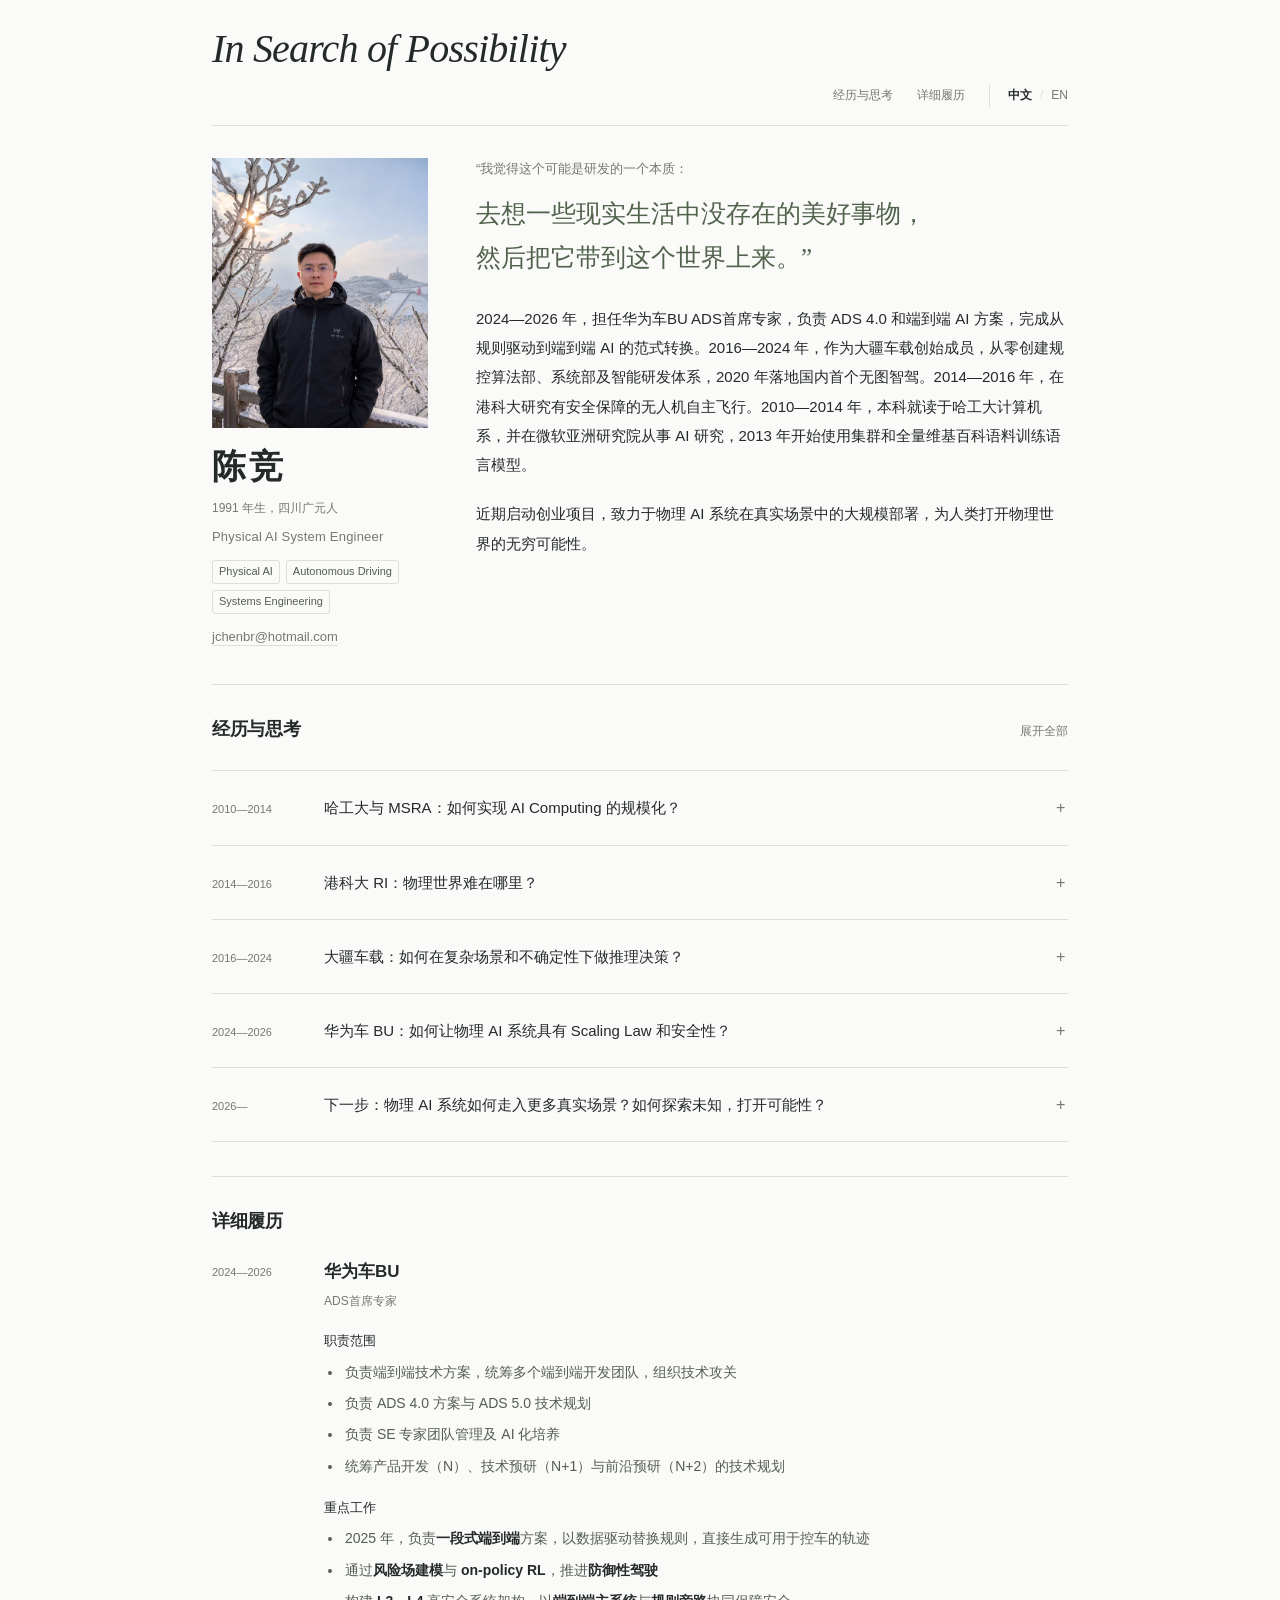
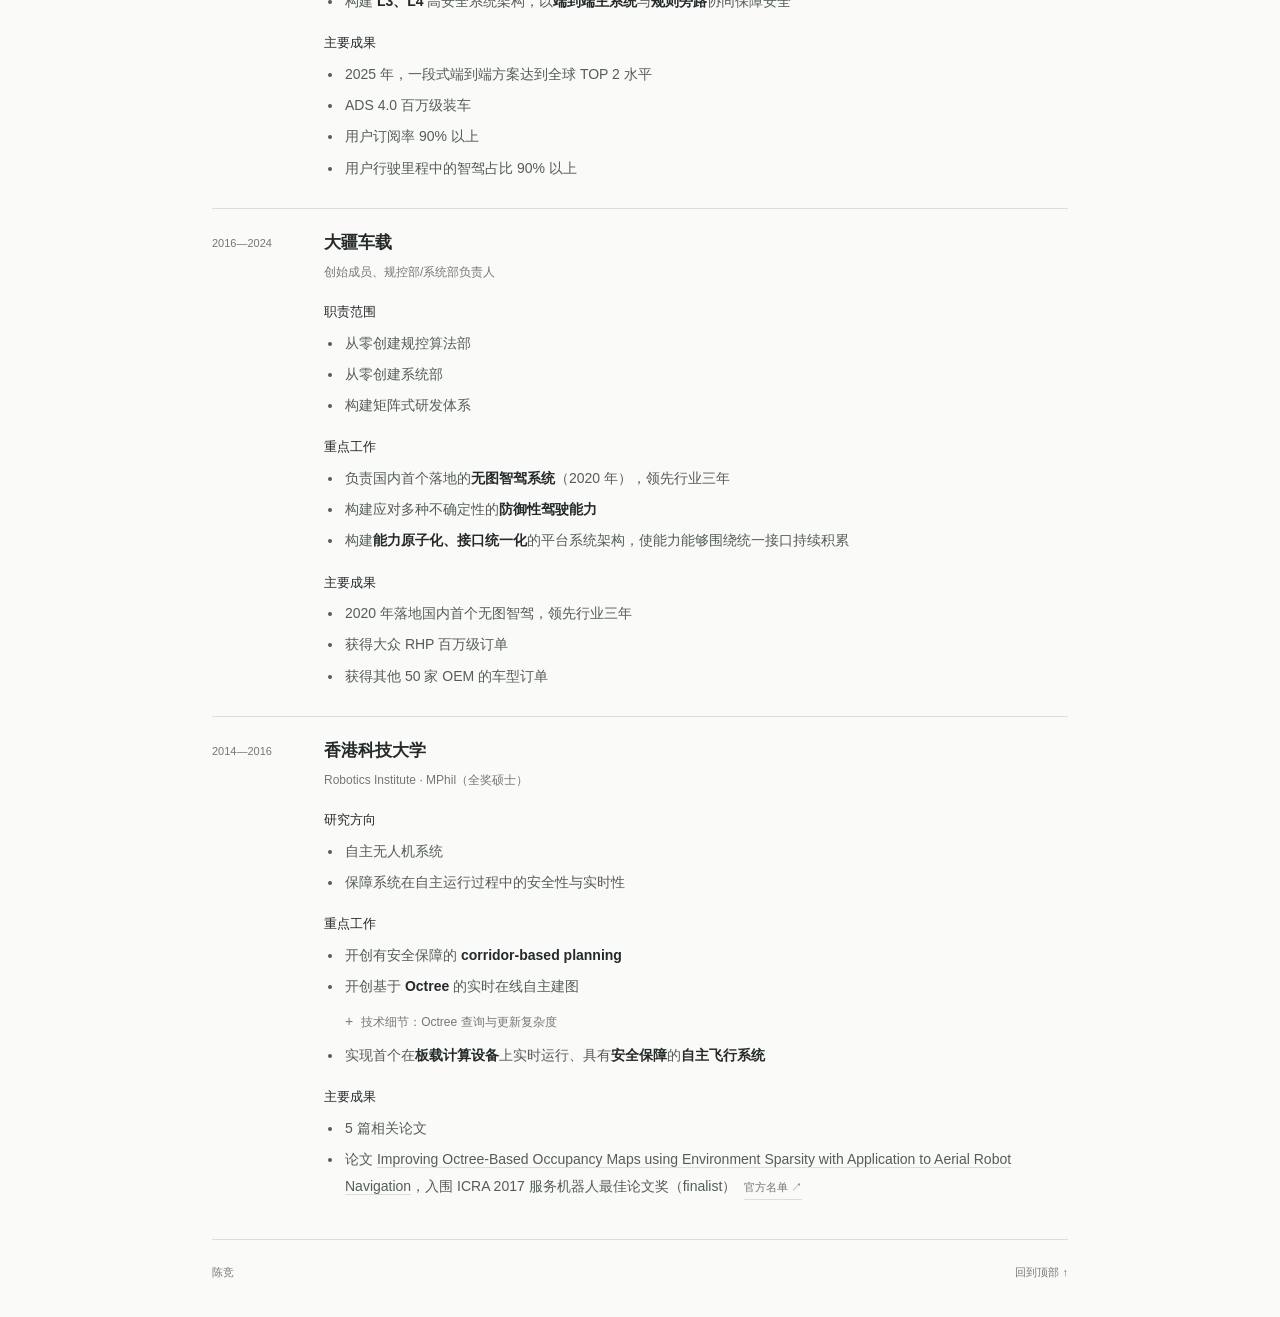
<file: index.html>
<!doctype html>
<html lang="zh-CN">
<head>
<meta charset="utf-8"><meta name="viewport" content="width=device-width,initial-scale=1">
<title>In Search of Possibility</title>
<meta name="description" content="陈竞，醒物创始人，1991年生，四川广元人。从AI Computing、无人机自主飞行、无图智驾到ADS 4.0，关于物理AI系统、复杂性与不确定性的经历与思考。">
<meta name="theme-color" content="#fafaf8"><link rel="canonical" href="https://chenjing.net/"><link rel="alternate" hreflang="zh-CN" href="https://chenjing.net/"><link rel="alternate" hreflang="en" href="https://chenjing.net/en.html"><link rel="stylesheet" href="styles.css?hash=75ebc222e5">
</head>
<body><a class="skip" href="#main">跳到正文</a><div class="page">
<header class="header"><h1 class="page-title"><a class="home" href="#main">In Search of Possibility</a></h1><nav aria-label="主导航"><a href="#journey">经历与思考</a><a href="#resume">详细履历</a><span class="language-switch" aria-label="语言"><a href="index.html" lang="zh-CN" aria-current="page">中文</a><span aria-hidden="true">/</span><a href="en.html" lang="en" hreflang="en">EN</a></span></nav></header>
<main id="main">
<section class="intro" aria-labelledby="name">
<div class="hero">
<figure class="portrait-block"><img class="portrait" src="assets/portrait.jpg" alt="陈竞在冬日雪景中的照片" width="1122" height="1402" fetchpriority="high"><figcaption class="identity"><h2 id="name">陈竞</h2><p class="personal">1991 年生，四川广元人</p><p class="position">Physical AI System Engineer</p><ul class="profile-tags" aria-label="专业领域"><li>Physical AI</li><li>Autonomous Driving</li><li>Systems Engineering</li></ul><p class="email"><a href="mailto:jchenbr@hotmail.com">jchenbr@hotmail.com</a></p></figcaption></figure>
<div class="hero-content">
<!-- 引言逐字据旧 BP 第 2 页：tmp/people_restore/candidate.pptx；已核对 tmp/people_restore/render/page-02.png。尚未核对晚点原采访截图。 -->
<figure class="quote-block"><blockquote><p class="quote-lead">“我觉得这个可能是研发的一个本质：</p><p class="quote-main"><span>去想一些现实生活中没存在的美好事物，</span><span>然后把它带到这个世界上来。”</span></p></blockquote></figure>
<div class="intro-description">
<p><span class="year-range">2024—2026 年</span>，担任华为车BU ADS首席专家，负责 ADS 4.0 和端到端 AI 方案，完成从规则驱动到端到端 AI 的范式转换。<span class="year-range">2016—2024 年</span>，作为大疆车载创始成员，从零创建规控算法部、系统部及智能研发体系，2020 年落地国内首个无图智驾。<span class="year-range">2014—2016 年</span>，在港科大研究有安全保障的无人机自主飞行。<span class="year-range">2010—2014 年</span>，本科就读于哈工大计算机系，并在微软亚洲研究院从事 AI 研究，2013 年开始使用集群和全量维基百科语料训练语言模型。</p>
<p class="thesis">近期启动创业项目，致力于物理 AI 系统在真实场景中的大规模部署，为人类打开物理世界的无穷可能性。</p>
</div>
</div></div></section>
<section class="journey section" id="journey" aria-labelledby="journey-title"><div class="section-heading"><h2 id="journey-title">经历与思考</h2><button class="expand-all" type="button" aria-expanded="false">展开全部</button></div>
<details class="chapter" id="msra"><summary><span class="chapter-date">2010—2014</span><span class="chapter-summary">哈工大与 MSRA：如何实现 AI Computing 的规模化？</span><span class="toggle" aria-hidden="true"></span></summary><div class="chapter-body">
<p>本科期间，我们参加了 ACM-ICPC 编程竞赛，关注如何衡量计算效率，以及通过哪些方法，更高效地使用有限的算力。</p>
<p>2013 年，在微软亚洲研究院（MSRA）围绕语言模型与命名实体识别（NER）开展研究时，我们进一步追问：</p>
<h3>能否将计算能力转化为可扩展的信息处理能力？</h3>
<p><strong>能。这就是 AI Computing。</strong></p>
<p>AI Computing 的规模化，涉及三个核心问题：</p>
<h4>算力：如何让计算资源可规模化扩展？</h4>
<p><strong>集群。</strong></p>
<p>通过集群组织和调度大量节点，让计算资源能够规模化扩展。当时，我们借助约 2,000–3,000 个节点的 Cosmos 集群，开展大规模的数据处理与模型训练。</p>
<h4>数据：如何让数据可规模化扩展？</h4>
<p><strong>互联网数据。</strong></p>
<p>互联网持续积累的自然语言语料，让数据规模能够不断扩展。当时，我们以全量维基百科语料开展语言模型与命名实体识别研究。</p>
<h4>模型：能力能否随规模增长？</h4>
<p><strong>神经网络（Neural Network）。</strong></p>
<p>在当时的探索中，我们发现 SVM、决策树等方法的扩展性并不理想。MLP 则展现出吸收更多数据、学习较统一表征的潜力，减少了对任务特化设计的依赖，也让我们看到了模型能力随数据和计算规模增长的路径。</p>
<p>我始终致力于让 AI Computing 走入现实，随后将这部分研究成果带入 Robotics 领域，开展机器人研究。</p>
</div></details>
<details class="chapter" id="hkust"><summary><span class="chapter-date">2014—2016</span><span class="chapter-summary">港科大 RI：物理世界难在哪里？</span><span class="toggle" aria-hidden="true"></span></summary><div class="chapter-body">

<p>在港科大，我研究无人机的实时自主规划，希望让它在对世界了解有限的条件下持续飞行，并获得安全保障。这也让我开始思考物理系统中的三个基本问题。</p>
<h3>物理世界中的系统，相比数字世界难在哪里？</h3>
<p>核心难点是<strong>不确定性，以及它随时间的传播与累积</strong>。</p>
<ul>
<li><strong>动态不确定性</strong>：世界本身就会变化。</li>
<li><strong>观测不确定性</strong>：传感器测出的距离，可能与真实距离有偏差。</li>
<li><strong>执行不确定性</strong>：同样的转弯指令，实际转过的角度可能不同。</li>
<li><strong>时序误差累积</strong>：每一步的小偏差，会影响后续的位置与判断。</li>
</ul>
<p>闭上眼睛走直线，就能体会这种困难：每一步都可能偏一点，又缺少视觉观测来纠正，走得越久，越难确认自己在哪里。</p>
<h3>如何应对多种来源、持续累积的不确定性？</h3>
<p>核心方法是<strong>用冗余应对不确定性</strong>。</p>
<ul>
<li><strong>源头抑制</strong>：选用测量更稳定的传感器、响应更一致的电机。</li>
<li><strong>信息融合</strong>：通过硬件同步对齐观测时刻，让多路信息协同工作。</li>
<li><strong>实时控制</strong>：通过高频观测与反馈，及时修正方向和速度。</li>
</ul>
<p class="scenario" data-scenario="bicycle">骑自行车时，眼睛观察道路，身体感受倾斜，双手持续调整车把。路面变化、判断偏差和动作误差一直存在。多路信息和连续反馈，让人能够不断修正、保持平衡。</p>
<h3>智能的本质是做对决策，如何做到正确决策？</h3>
<p>决策的核心是<strong>预演不同选择的后果</strong>。</p>
<p class="scenario" data-scenario="canteen">在食堂打完饭，你端着餐盘寻找空位，身边有人迎面走来，也有人突然起身拉开椅子。你会预判从哪里绕过去、什么时候停一下，以及刚看中的座位是否还空着。随着人流和座位变化，你不断调整路线，把饭送到合适的座位上。</p>
<ul>
<li><strong>行动空间</strong>：无人机能转多急、停多快，决定了哪些动作来得及做。</li>
<li><strong>后果预测</strong>：前进、绕行或减速后，会到哪里、遇到什么、离目标还有多远。</li>
<li><strong>实时计算</strong>：用有效建模与数据结构，及时推演较远未来的多种影响。</li>
</ul>
<p>最终要决定的是<strong>往哪飞、飞多快、何时转向或停下</strong>，让这些选择服务于任务目标。我的判断标准是：<strong>不确定性保持有界，行动能力覆盖这一范围</strong>。</p>
<h3>研究成果</h3><ul><li>实现具有安全保障的无人机自主飞行研究，并形成相关论文。</li><li>论文 <em>Improving Octree-Based Occupancy Maps using Environment Sparsity with Application to Aerial Robot Navigation</em> 后续入围 ICRA 2017 服务机器人最佳论文奖（Best Service Robotics Paper Award finalist）。<a class="inline-link" href="https://ewh.ieee.org/soc/ras/conf/fullysponsored/icra/2017/www.icra2017.org/conference/awards.html" target="_blank" rel="noopener noreferrer">官方名单 ↗</a></li><li>无人机避障实验设置成为学界事实标准。</li></ul>
</div></details>
<details class="chapter" id="dji"><summary><span class="chapter-date">2016—2024</span><span class="chapter-summary">大疆车载：如何在复杂场景和不确定性下做推理决策？</span><span class="toggle" aria-hidden="true"></span></summary><div class="chapter-body">
<h3>自动驾驶为什么难？</h3>
<p><strong>不确定性与复杂性：</strong>自动驾驶要解决的是复杂系统中的不确定性问题。</p>
<p>不确定性来自真实的物理世界：观测可能不完整，其他参与者的行为也无法完全预知。</p>
<p>复杂性来自驾驶环境中的多类要素及其相互作用。它们不断增加问题的维度，让需要理解和验证的场景组合迅速增长，带来 Bellman 所说的“维度诅咒”：</p>
<ul>
<li><strong>静态空间：</strong>道路边界、路面几何、可通行区域。</li>
<li><strong>语义规则：</strong>车道属性、通行方向、路权。</li>
<li><strong>动态物体：</strong>车辆、行人，以及它们的运动与交互。</li>
</ul>
<h3>无图智驾为什么更难？</h3>
<p><strong>多一个维度的不确定性：</strong>道路结构本身也变成了需要实时理解和判断的对象。</p>
<p>依赖高精地图的方案，通常在系统设计中把地图给出的道路结构当作已知条件，相当于消掉了这一维度的不确定性。无图智驾则要在行驶中自行理解道路结构，并面对这种理解可能不完整、不确定的问题。</p>
<p class="scenario" data-scenario="shanghai">第一次来上海开车，高架连续分叉、指示牌密集，转向车道的位置也可能和自己的习惯不同。临近路口，前车又挡住了地面的转向箭头。即使导航给出了路线，你仍要在信息不完整时，现场理解道路怎样连接、各条车道通向哪里，再及时作出选择。</p>
<h3>我们怎样应对复杂性？</h3>
<p><strong>系统架构与工程：</strong>这是我建设研发组织与系统工程体系的基本方法，包含三个部分：</p>
<ul>
<li><strong>高内聚低耦合架构：</strong>通过清晰的模块划分与接口，让专业的人在自己的领域发挥能力，减少需要处理的领域外复杂性。在跨领域的结合点，由专门的系统专家负责。</li>
<li><strong>工程积累：</strong>在清晰分工的基础上，把能力拆成可复用的基本单元，实现能力原子化与接口统一化。通过实际部署和反馈，持续积累 benchmark、测试能力、对问题本质的理解与工程 know-how，让这些积累进入后续研发。</li>
<li><strong>可靠性冗余：</strong>提前为信息缺失和能力不足准备其他信息来源与应对手段，让系统在局部信息或能力不可用时仍能工作，提高整体可靠性。</li>
</ul>
<p class="scenario" data-scenario="appliance">家里换一台电器，在额定供电和功率范围内，通过标准接口接入即可。电器内部的电源与控制电路负责处理本机的工作条件，研发和测试也可以围绕约定接口独立开展。这样，替换一个部件无需重做整栋楼的供电，封装好的能力也能被组合和复用。</p>
<h3>我们怎样解决无图问题？</h3>
<p><strong>多元信息融合：</strong>针对无图增加的道路结构不确定性，用三路信息共同推断道路结构：</p>
<ul>
<li><strong>车道线观测：</strong>根据车道线的位置和走向，直接判断道路结构。</li>
<li><strong>其他车辆行为：</strong>车道线被车辆遮挡时，通过周围车辆的行驶轨迹推断道路走向。</li>
<li><strong>道路边界：</strong>没有清晰车道线、周围也缺少车辆时，通过道路边界判断可通行空间。</li>
</ul>
<p class="scenario" data-scenario="road-fusion">施工覆盖了原有车道线，前方车辆又遮住了部分道路。系统仍可以结合其他车辆的行驶轨迹、道路边缘和临时隔离设施，推断当前的通行空间。几路信息相互补充，让道路理解在局部观测缺失时仍能继续。</p>
<h3>在充满不确定性的环境里，怎样做对决策？</h3>
<p><strong>防御性驾驶：</strong>评估整个可行的行为空间，把观测和他人行为的不确定性纳入对未来后果的判断。</p>
<p class="scenario" data-scenario="puxi-blind-spots">在浦西的小路上，路边车辆和建筑拐角可能挡住视线。看不见的位置，可能有行人准备过街，也可能有自行车驶出。系统需要把这些尚未观测到的可能性纳入预测，评估不同行为的后果，并保留应对空间。</p>
<ul>
<li><strong>行为空间：</strong>明确当前有哪些可行行为，把这些选择都纳入评估范围。</li>
<li><strong>观测的不确定性：</strong>例如盲区中可能存在尚未被观测到的车辆或行人，需要考虑它们存在与不存在的可能。</li>
<li><strong>他人行为的不确定性：</strong>其他车辆可能加塞，也可能不加塞；行人可能突然冲出，也可能停在原地。</li>
<li><strong>多种未来下的后果：</strong>结合这两类不确定性，推演未来世界的多种可能演进，评估每个可行行为在不同情形下的后果，再决定采取什么行动。</li>
</ul>
<h3>这些工作带来了什么成果？</h3>
<p><strong>技术落地与商业成果：</strong></p>
<ul>
<li><strong>技术落地：</strong>我负责的<strong class="accent">国内首个无图智驾系统</strong>于 2020 年落地，领先行业三年。</li>
<li><strong>商业成果：</strong>拿下中国首个自动驾驶大单——大众 RHP 项目的<strong class="accent">百万级订单</strong>，为公司带来了重要的业务成果。</li>
</ul>
</div></details>
<details class="chapter" id="huawei"><summary><span class="chapter-date">2024—2026</span><span class="chapter-summary">华为车 BU：如何让物理 AI 系统具有 Scaling Law 和安全性？</span><span class="toggle" aria-hidden="true"></span></summary><div class="chapter-body">
<p><strong>不确定性的数学理解与对应的生成式模型实现。</strong></p>
<ul>
<li><strong>超空间（Hyperspace）</strong>：表征世界的全部可能性。我把世界中全部可能的状态与行为视为一个高维空间，模型首先需要具备表征这个空间的能力。</li>
<li><strong>嵌入空间（Embedding Space）</strong>：在上述空间内学习数据分布，刻画由数据信息所支撑的状态与行为。</li>
<li><strong>价值对齐（Value Alignment）</strong>：在数据所反映的空间中，根据产品价值与安全目标选择行为。</li>
</ul>
<h3>如何让物理 AI 系统具有 Scaling Law？</h3>
<p><strong>通过生成式预训练（Generative Pretraining），让模型先表征可能性，再学习数据分布。</strong></p>
<ul>
<li><strong>模型如何表征世界的全部可能性？</strong><p><strong>用生成式模型（Generative Model）打开表征空间（Representation Space）。</strong></p><p>之前方案的核心问题是<strong>模型的表征能力不足</strong>：大量真实数据中可以做出的行为，也无法被有效表征。因此，首先要突破这一限制，让模型能够表达<strong>Hyperspace</strong>中更丰富的状态与行为。</p></li>
<li><strong>如何在表征空间内学到数据分布？</strong><p><strong>以交叉熵（Cross-Entropy）为目标进行自监督学习（Self-Supervised Learning）。</strong></p><p>之前方案在同一学习过程中需要监督<strong>多个复杂目标</strong>，学习数据分布与满足其他目标混在一起。我的调整是将<strong>其他目标移到后训练</strong>，让<strong>预训练专注于学习数据分布</strong>，在表征空间内刻画数据所反映的<strong>Embedding Space</strong>。</p></li>
</ul>
<p>沿着这条路径，2025 年，我负责<strong>一段式端到端方案</strong>，以<strong>数据驱动</strong>替换主链路中的手写规则，<strong>直接输出可用于控车的轨迹</strong>。</p>
<h3>如何保证安全？</h3>
<p><strong>通过价值对齐，让模型按产品价值与安全要求选择行为。</strong></p>
<p class="scenario" data-scenario="merging-alignment">同样是并入缓慢车流，真实数据里有人等待合适间隙，也有人挤进很小的空隙，迫使后车急刹。模型会接触到这些不同的行为分布，但数据中存在的行为，并不都适合产品采用。后训练需要让系统依据安全、舒适性和通行目标，选择合适的行为。</p>
<p>在<strong>后训练中引入产品价值与安全目标</strong>，通过<strong>同策略强化学习（On-Policy Reinforcement Learning）</strong>完成<strong>Alignment</strong>，并结合<strong>风险场（Risk Field）</strong>形成<strong>防御性驾驶</strong>能力。预训练负责学到数据分布，后训练负责在这个基础上学习怎样选择行为。</p>
<h3>如何保证可靠性？</h3>
<p><strong>通过系统冗余保障可靠性。</strong></p>
<p class="scenario" data-scenario="braking-redundancy">车辆减速可以由不同机理提供。若某一摩擦制动通道异常，而电驱与能量回收链路仍可用，回收制动在满足工况条件时仍可能提供部分减速能力。冗余的意义，是通过不同的可用链路，在局部失效后保留应对手段。</p>
<p>AI 系统可能失效。面对智能驾驶这样的<strong>复杂系统</strong>，我把<strong>传统规则系统</strong>作为<strong>AI 主系统的旁路冗余</strong>，在<strong>主系统失效时介入</strong>，避免在正常运行时持续干预模型、制约其能力扩展。这也是我面向<strong>L3、L4</strong>推进的<strong>端到端主系统＋规则旁路辅助</strong>架构。</p>
<h3>这些工作最终带来了什么？</h3>
<p>端到端方案实现了<strong>更拟人的驾驶体验</strong>，安全性实现<strong>一个数量级的提升</strong>。ADS 4.0 达到<strong class="accent">百万级装车</strong>，用户订阅率<strong class="accent">超过 90%</strong>，平均用户智驾使用里程占比也<strong class="accent">超过 90%</strong>。</p>
<p>公司也在中国电动汽车百人会论坛上宣布，将<strong>AI 算力投入扩大至原来的五倍</strong>，继续投入这条以数据与计算驱动能力增长的技术路径。</p>
<div class="references" aria-label="ADS 4 产品背景资料"><a href="https://auto.huawei.com/cn/news/2025/huawei-qiankun-intelligent-technology-launch" target="_blank" rel="noopener noreferrer">ADS 4 官方发布 ↗</a></div>
</div></details>
<details class="chapter" id="outlook">
    <summary>
      <span class="chapter-date">2026—</span>
      <span class="chapter-summary" id="outlook-title">下一步：物理 AI 系统如何走入更多真实场景？如何探索未知，打开可能性？</span>
      <span class="toggle" aria-hidden="true"></span>
    </summary>
    <div class="chapter-body">
      <h3>物理 AI 系统的长期商业价值在哪里？</h3>
      <p><strong>部署：在真实场景中形成工程积累。这种工程积累无法被体系化知识取代，并将成为 AI 长期依赖的知识与信息库。</strong></p>
      <h4>AI 为什么不会取代这些工程积累？</h4>
      <p><strong>智能的本质是能力的泛化，而不是对已有信息的过拟合（overfitting）。</strong></p>
<p class="scenario" data-scenario="system-knowledge">同一套机械臂，换上动作习惯不同的模型，即使完成相同抓取任务，也可能带来不同的发热、磨损与精度表现。部件状态逐渐偏离，也可能改变模型面对的观测、动作的实际结果和后续选择。工程记录必须对应整套软硬件配置、模型版本和使用工况，才能知道哪些组合能够长期配合。</p>
      <p><strong>对这些系统级、长期积累的工程信息，智能在进化中找到的最优处理路径，是信息检索 + 上下文学习（In-Context Learning）。</strong>经过验证的配置、工况和长期性能记录保存在外部知识库中，AI 在具体任务里检索、理解并使用，避免重复记忆或重复验证。</p>
      <h4>为什么工程积累如此关键？</h4>
      <p><strong>系统级的非功能特性，需要跨工况、长时间验证。</strong></p>
      <p class="scenario" data-scenario="long-term-properties">新机械臂通过几次抓取演示，无法据此确定整套系统长期运行后的耐久性、温漂和精度保持范围。这些长期非功能特性，需要累计运行、寿命试验和故障复盘的证据，也需要验证部件偏离后模型如何应对。把结果连同工况、配置和版本保存进知识库，后续 AI 才不必对同一组合从头重复验证。</p>
      <p>大众、丰田长期形成的制造、供应商协同与故障处理经验，支撑产品可靠性及规模化生产。<a class="inline-link" href="https://www.toyota-global.com/company/history_of_toyota/75years/data/company_information/quality/quality_assurance.html" target="_blank" rel="noopener noreferrer">丰田质量体系历史 ↗</a>中国新能源汽车在政策支持下，通过持续投入与大规模应用，也积累了制造经验、产业协同和供应链优势。<a class="inline-link" href="https://www.iea.org/reports/what-next-for-the-global-car-industry/executive-summary" target="_blank" rel="noopener noreferrer">IEA 汽车产业报告 ↗</a>这些能力来自长期实践，优秀人才与先进想法同样需要经过实际生产、部署和反馈的检验。</p>
      <h3>AI 系统如何自主探索未知，为人类打开可能性？</h3>
      <p><strong>元能力：</strong>让系统理解自己能够采取哪些行动，以及这些行动对自身认知、能力与不确定性的影响，并据此主动探索和成长。</p>
      <ul>
        <li>
          <p><strong>AI 如何理解已知与未知，并作出不同的应对？</strong></p>
          <p><strong>元认知：</strong>认识自身知识与能力的边界，区分已有依据的判断与仍缺少信息的问题，让行动与自身的认知和能力相匹配。</p>
        </li>
        <li>
          <p><strong>AI 如何主动改变自身的信息与能力？</strong></p>
          <p><strong>元行为：</strong>理解行动如何改变自身的信息、能力与不确定性，并据此主动选择行动，获取信息、积累经验、拓展能力。</p>
<p class="scenario" data-scenario="find-glasses">用户说“把我的眼镜拿来”，机器人却不知道眼镜放在哪里。它根据已有信息选择先查看书桌、床头还是收纳处，每次查看后更新位置判断，必要时向人询问。通过主动获取信息，它逐步缩小未知范围，直到完成任务。</p>
        </li>
        <li>
          <p><strong>AI 如何持续提升自己应对未知的学习能力？</strong></p>
          <p><strong>元学习：</strong>利用行动与反馈，持续检验和改进自己的学习方法，使系统面对新的未知时，能够更好地获取信息、更新认知并提升能力。</p>
<p class="scenario" data-scenario="learn-cooking">用户想吃一道机器人从未做过的菜，它需要主动寻找做法、理解工序，再通过实际操作和反馈验证、调整。学会以后，还要根据这个人的咸淡偏好、应季食材和不断变化的饮食兴趣改进。它也能从反馈中改进自己的学习方法，持续扩展会做的菜和适应需求的能力。</p>
        </li>
        <li>
          <p><strong>AI 自主探索的信息与价值从哪里来？</strong></p>
          <p><strong>真实世界：</strong>真实世界既是信息的源泉，也是价值的源泉。系统必须在真实世界中部署，从交互中获得数据与反馈，并在现实需求中找到探索与进化的方向。</p>
        </li>
      </ul>
      <p>我致力于让 AI 在现实场景中自主探索世界的未知，为人类打开无穷的可能性。</p>
    </div>
  </details>
</section>
<section class="section resume" id="resume" aria-labelledby="resume-title">
<h2 id="resume-title">详细履历</h2>
<article class="resume-entry" aria-labelledby="resume-huawei-title">
<p class="resume-date">2024—2026</p>
<div class="resume-body">
<h3 id="resume-huawei-title">华为车BU</h3>
<p class="resume-role">ADS首席专家</p>
<h4>职责范围</h4>
<ul><li>负责端到端技术方案，统筹多个端到端开发团队，组织技术攻关</li><li>负责 ADS 4.0 方案与 ADS 5.0 技术规划</li><li>负责 SE 专家团队管理及 AI 化培养</li><li>统筹产品开发（N）、技术预研（N+1）与前沿预研（N+2）的技术规划</li></ul>
<h4>重点工作</h4>
<ul><li>2025 年，负责<strong>一段式端到端</strong>方案，以数据驱动替换规则，直接生成可用于控车的轨迹</li><li>通过<strong>风险场建模</strong>与 <strong>on-policy RL</strong>，推进<strong>防御性驾驶</strong></li><li>构建 <strong>L3、L4</strong> 高安全系统架构，以<strong>端到端主系统</strong>与<strong>规则旁路</strong>协同保障安全</li></ul>
<h4>主要成果</h4>
<ul class="resume-outcomes"><li>2025 年，一段式端到端方案达到全球 TOP 2 水平</li><li>ADS 4.0 百万级装车</li><li>用户订阅率 90% 以上</li><li>用户行驶里程中的智驾占比 90% 以上</li></ul>
</div>
</article>
<article class="resume-entry" aria-labelledby="resume-dji-title">
<p class="resume-date">2016—2024</p>
<div class="resume-body">
<h3 id="resume-dji-title">大疆车载</h3>
<p class="resume-role">创始成员、规控部/系统部负责人</p>
<h4>职责范围</h4>
<ul><li>从零创建规控算法部</li><li>从零创建系统部</li><li>构建矩阵式研发体系</li></ul>
<h4>重点工作</h4>
<ul><li>负责国内首个落地的<strong>无图智驾系统</strong>（2020 年），领先行业三年</li><li>构建应对多种不确定性的<strong>防御性驾驶能力</strong></li><li>构建<strong>能力原子化、接口统一化</strong>的平台系统架构，使能力能够围绕统一接口持续积累</li></ul>
<h4>主要成果</h4>
<ul class="resume-outcomes"><li>2020 年落地国内首个无图智驾，领先行业三年</li><li>获得大众 RHP 百万级订单</li><li>获得其他 50 家 OEM 的车型订单</li></ul>
</div>
</article>
<article class="resume-entry" aria-labelledby="resume-hkust-title">
<p class="resume-date">2014—2016</p>
<div class="resume-body">
<h3 id="resume-hkust-title">香港科技大学</h3>
<p class="resume-role">Robotics Institute · MPhil（全奖硕士）</p>
<h4>研究方向</h4>
<ul><li>自主无人机系统</li><li>保障系统在自主运行过程中的安全性与实时性</li></ul>
<h4>重点工作</h4>
<ul><li>开创有安全保障的 <strong>corridor-based planning</strong></li><li>开创基于 <strong>Octree</strong> 的实时在线自主建图
<details class="resume-tech-details"><summary>技术细节：Octree 查询与更新复杂度</summary><div class="resume-complexity" aria-label="Octree 查询与更新复杂度">
<dl>
<div><dt>体积占据查询 · 复杂度上界</dt><dd><span class="compute-label">CPU</span><span class="equation" role="math" aria-label="O((v_r/V_epsilon)^(2/3))">O((v<sub>r</sub>/V<sub>ε</sub>)<sup>2/3</sup>)</span></dd><dd><span class="compute-label">GPU（充分并行）</span><span class="equation" role="math" aria-label="O(log(v_r/V_epsilon))">O(log(v<sub>r</sub>/V<sub>ε</sub>))</span></dd></div>
<div><dt>单射线地图更新 · 最坏情况</dt><dd><span class="compute-label">CPU</span><span class="equation" role="math" aria-label="O((L_r/V_epsilon^(1/3)) * log(v_b/V_epsilon))">O((L<sub>r</sub>/V<sub>ε</sub><sup>1/3</sup>) · log(v<sub>b</sub>/V<sub>ε</sub>))</span></dd><dd><span class="compute-label">GPU（充分并行）</span><span class="equation" role="math" aria-label="O(log(v_b/V_epsilon))">O(log(v<sub>b</sub>/V<sub>ε</sub>))</span></dd></div>
</dl>
<p class="resume-symbols">v<sub>r</sub> 为查询体积，V<sub>ε</sub> 为最细体素体积，L<sub>r</sub> 为射线长度，v<sub>b</sub> 为射线的轴对齐包围盒体积</p>
</div></details>
</li><li>实现首个在<strong>板载计算设备</strong>上实时运行、具有<strong>安全保障</strong>的<strong>自主飞行系统</strong></li></ul>
<h4>主要成果</h4>
<ul class="resume-outcomes"><li>5 篇相关论文</li><li>论文 <a class="resume-paper" href="https://ieeexplore.ieee.org/document/7989419/" target="_blank" rel="noopener noreferrer">Improving Octree-Based Occupancy Maps using Environment Sparsity with Application to Aerial Robot Navigation</a>，入围 ICRA 2017 服务机器人最佳论文奖（finalist）<a class="resume-reference" href="https://ewh.ieee.org/soc/ras/conf/fullysponsored/icra/2017/www.icra2017.org/conference/awards.html" target="_blank" rel="noopener noreferrer">官方名单 ↗</a></li></ul>
</div>
</article>
</section>
</main><footer><span>陈竞</span><a href="#main">回到顶部 ↑</a><span class="print-domain">chenjing.net</span></footer>
</div><script src="script.js?hash=93501ef08a"></script></body></html>
</file>
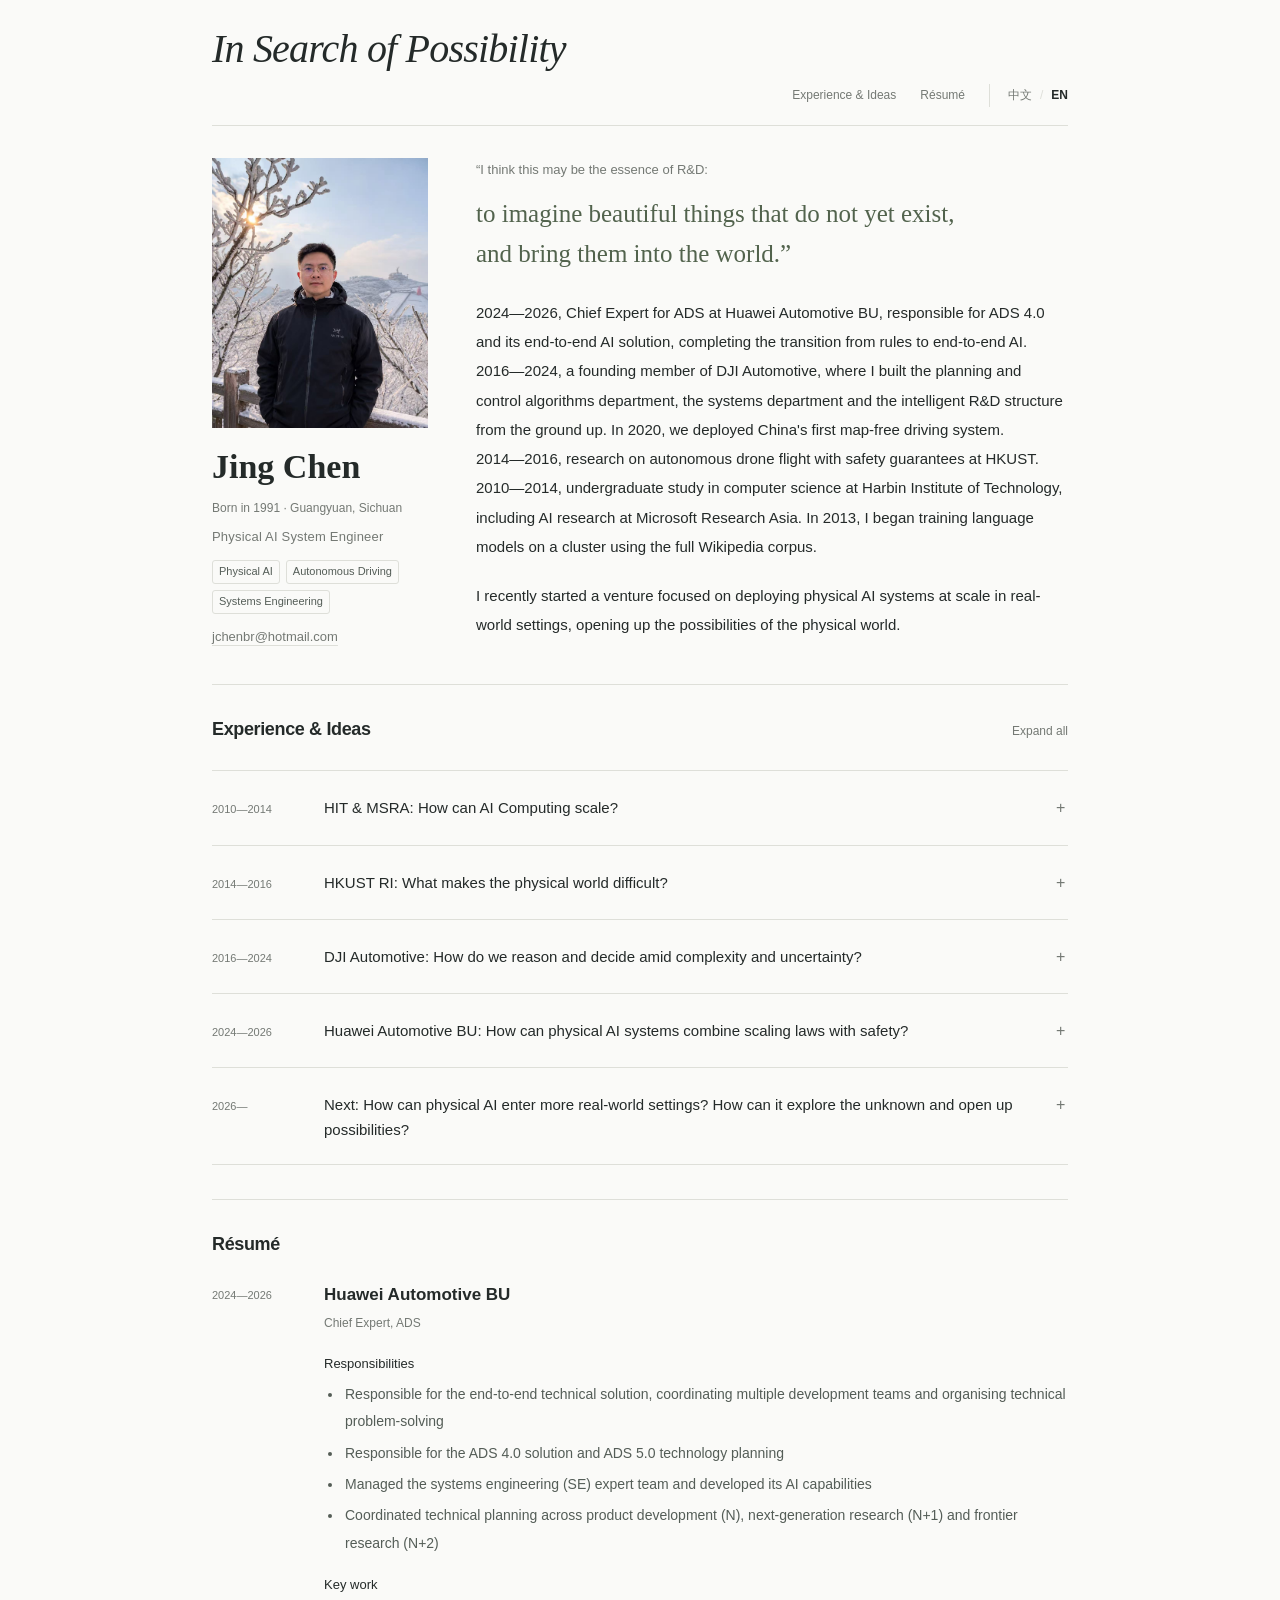
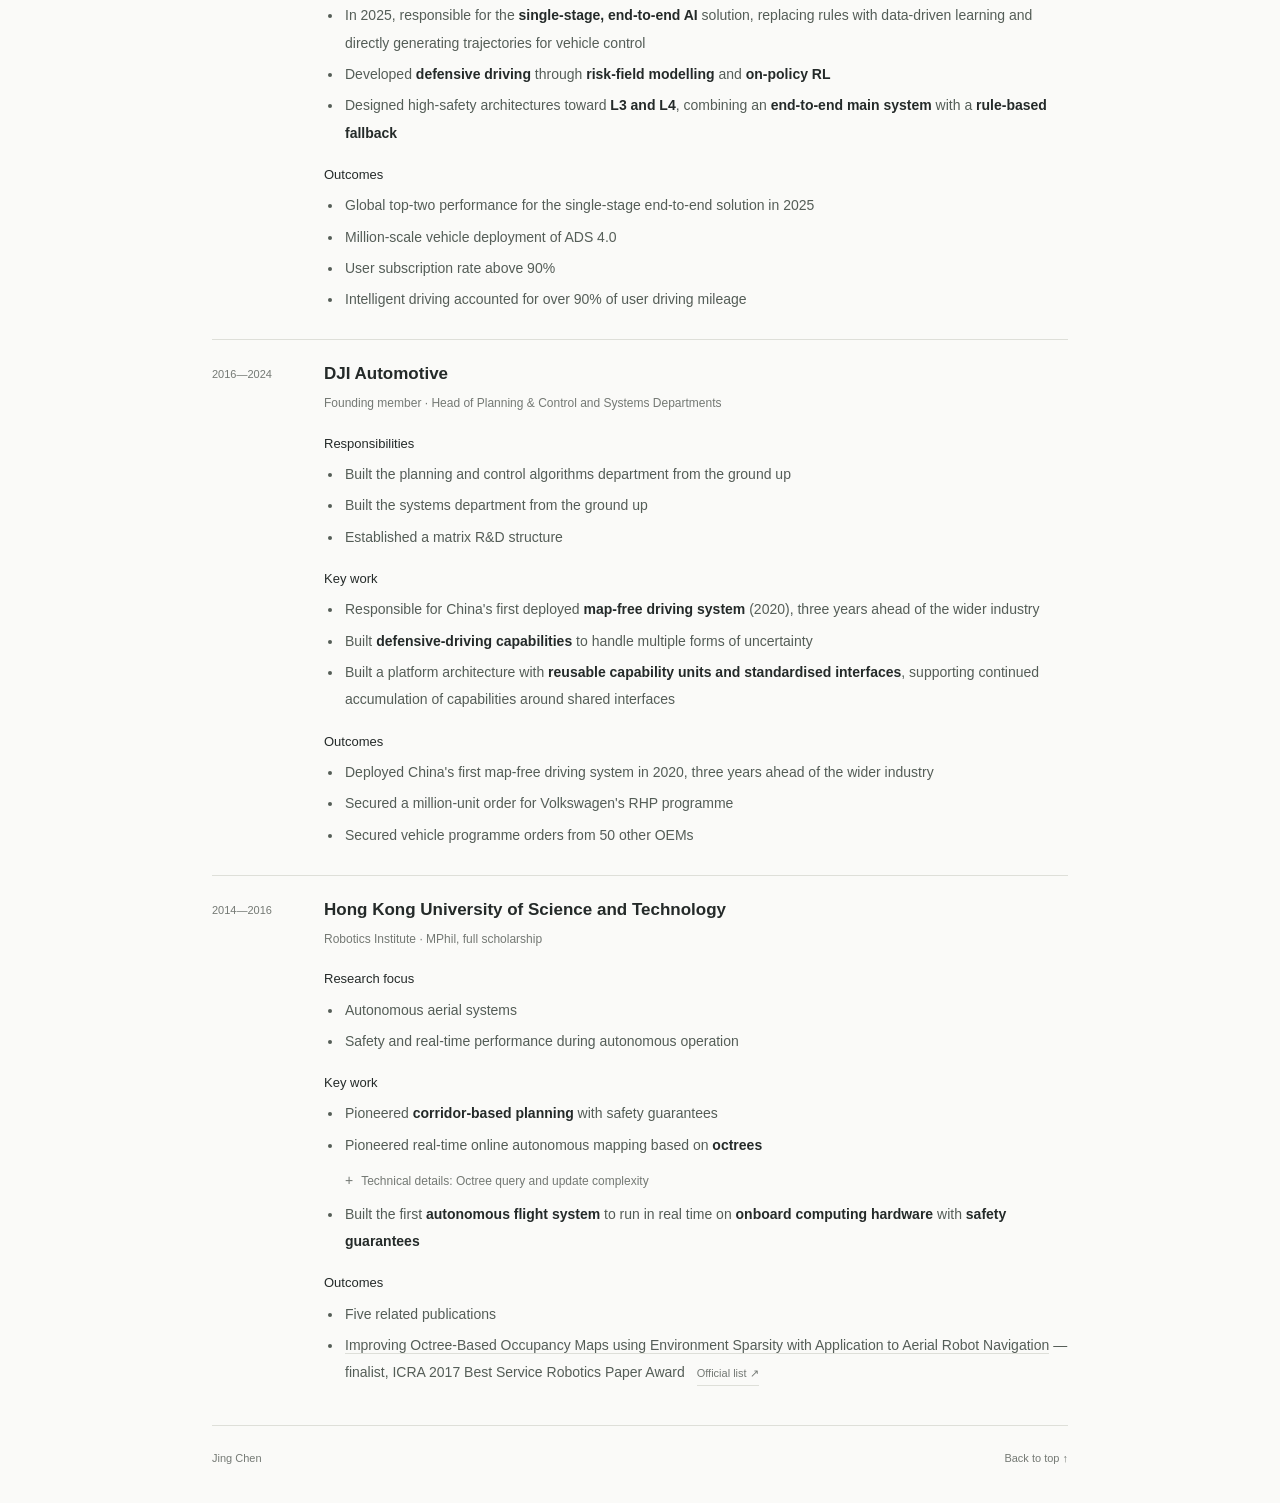
<file: en.html>
<!doctype html>
<html lang="en">
<head>
<meta charset="utf-8"><meta name="viewport" content="width=device-width,initial-scale=1">
<title>In Search of Possibility</title>
<meta name="description" content="Jing Chen, Physical AI System Engineer. Experiences and ideas from Microsoft Research Asia, HKUST, DJI Automotive and Huawei ADS, and the next step toward autonomous physical AI systems.">
<meta name="theme-color" content="#fafaf8"><link rel="canonical" href="https://chenjing.net/en.html"><link rel="alternate" hreflang="zh-CN" href="https://chenjing.net/"><link rel="alternate" hreflang="en" href="https://chenjing.net/en.html"><link rel="stylesheet" href="styles.css?hash=75ebc222e5">
</head>
<body><a class="skip" href="#main">Skip to content</a><div class="page">
<header class="header"><h1 class="page-title"><a class="home" href="#main">In Search of Possibility</a></h1><nav aria-label="Main navigation"><a href="#journey">Experience &amp; Ideas</a><a href="#resume">Résumé</a><span class="language-switch" aria-label="Language"><a href="index.html" lang="zh-CN" hreflang="zh-CN">中文</a><span aria-hidden="true">/</span><a href="en.html" lang="en" aria-current="page">EN</a></span></nav></header>
<main id="main">
<section class="intro" aria-labelledby="name">
<div class="hero">
<figure class="portrait-block"><img class="portrait" src="assets/portrait.jpg" alt="Jing Chen outdoors in a winter landscape" width="1122" height="1402" fetchpriority="high"><figcaption class="identity"><h2 id="name">Jing Chen</h2><p class="personal">Born in 1991 · Guangyuan, Sichuan</p><p class="position">Physical AI System Engineer</p><ul class="profile-tags" aria-label="Areas of work"><li>Physical AI</li><li>Autonomous Driving</li><li>Systems Engineering</li></ul><p class="email"><a href="mailto:jchenbr@hotmail.com">jchenbr@hotmail.com</a></p></figcaption></figure>
<div class="hero-content">
<figure class="quote-block"><blockquote><p class="quote-lead">“I think this may be the essence of R&amp;D:</p><p class="quote-main"><span>to imagine beautiful things that do not yet exist,</span><span>and bring them into the world.”</span></p></blockquote></figure>
<div class="intro-description">
<p><span class="year-range">2024—2026</span>, Chief Expert for ADS at Huawei Automotive BU, responsible for ADS 4.0 and its end-to-end AI solution, completing the transition from rules to end-to-end AI. <span class="year-range">2016—2024</span>, a founding member of DJI Automotive, where I built the planning and control algorithms department, the systems department and the intelligent R&amp;D structure from the ground up. In 2020, we deployed China's first map-free driving system. <span class="year-range">2014—2016</span>, research on autonomous drone flight with safety guarantees at HKUST. <span class="year-range">2010—2014</span>, undergraduate study in computer science at Harbin Institute of Technology, including AI research at Microsoft Research Asia. In 2013, I began training language models on a cluster using the full Wikipedia corpus.</p>
<p class="thesis">I recently started a venture focused on deploying physical AI systems at scale in real-world settings, opening up the possibilities of the physical world.</p>
</div>
</div></div></section>
<section class="journey section" id="journey" aria-labelledby="journey-title"><div class="section-heading"><h2 id="journey-title">Experience &amp; Ideas</h2><button class="expand-all" type="button" aria-expanded="false">Expand all</button></div>
<details class="chapter" id="msra"><summary><span class="chapter-date">2010—2014</span><span class="chapter-summary">HIT &amp; MSRA: How can AI Computing scale?</span><span class="toggle" aria-hidden="true"></span></summary><div class="chapter-body">
<p>During my undergraduate years, we competed in ACM-ICPC programming contests, exploring how to measure computational efficiency and make better use of limited computing resources.</p>
<p>In 2013, while researching language models and named entity recognition (NER) at Microsoft Research Asia, we pursued a further question:</p>
<h3>Can computing power become a scalable capacity to process information?</h3>
<p><strong>Yes. This is AI Computing.</strong></p>
<p>Scaling AI Computing involves three core questions:</p>
<h4>Compute: How can computational resources scale?</h4>
<p><strong>Clusters.</strong></p>
<p>Organising and scheduling many nodes makes it possible to expand computing resources. We used the Cosmos cluster, with roughly 2,000–3,000 nodes, for large-scale data processing and model training.</p>
<h4>Data: How can the supply of data scale?</h4>
<p><strong>Internet data.</strong></p>
<p>The growing volume of natural-language material on the internet provides an expanding information source. We used the full Wikipedia corpus for our language-model and NER research.</p>
<h4>Models: Can capability grow with scale?</h4>
<p><strong>Neural networks.</strong></p>
<p>In our experiments at the time, methods such as SVMs and decision trees did not scale as well as we hoped. MLPs showed the potential to absorb more data and learn more unified representations, reducing the need for task-specific design. This pointed toward a path for model capability to grow with data and compute.</p>
<p>I have always wanted AI Computing to work in the physical world. I subsequently brought this research into robotics.</p>
</div></details>
<details class="chapter" id="hkust"><summary><span class="chapter-date">2014—2016</span><span class="chapter-summary">HKUST RI: What makes the physical world difficult?</span><span class="toggle" aria-hidden="true"></span></summary><div class="chapter-body">

<p>At HKUST, I studied real-time autonomous planning for drones: how could a drone keep flying safely with only a limited understanding of its surroundings? This led me to three fundamental questions about physical systems.</p>
<h3>What makes physical systems harder than systems in the digital world?</h3>
<p>The central difficulty is <strong>uncertainty, and how it propagates and accumulates over time</strong>.</p>
<ul><li><strong>Dynamic uncertainty:</strong> the world itself changes.</li><li><strong>Observation uncertainty:</strong> a sensor's distance measurement can differ from the true distance.</li><li><strong>Execution uncertainty:</strong> the same turning command can produce different actual turns.</li><li><strong>Accumulation over time:</strong> small errors at each step affect subsequent position estimates and decisions.</li></ul>
<p>Trying to walk in a straight line with your eyes closed illustrates the problem. Every step may introduce a small deviation. Without visual observations to correct it, the longer you walk, the harder it becomes to know where you are.</p>
<h3>How can we handle uncertainty from multiple sources as it accumulates?</h3>
<p>The core approach is <strong>redundancy to manage uncertainty</strong>.</p>
<ul><li><strong>Reduce uncertainty at its source:</strong> choose more stable sensors and motors with more consistent responses.</li><li><strong>Fuse information:</strong> use hardware synchronisation to align observation times so different sources can work together.</li><li><strong>Control in real time:</strong> use frequent observations and feedback to correct direction and speed promptly.</li></ul>
<p class="scenario" data-scenario="bicycle">When riding a bicycle, your eyes observe the road, your body senses its tilt and your hands keep adjusting the handlebars. Changes in the road, judgement errors and small execution errors are always present. Multiple sources of information and continuous feedback let you keep correcting them and maintain balance.</p>
<h3>If intelligence means making the right decisions, how do we make them?</h3>
<p>At the heart of decision-making is <strong>anticipating the consequences of different choices</strong>.</p>
<p class="scenario" data-scenario="canteen">After collecting lunch in a busy canteen, you carry a tray while looking for a seat, as people approach or suddenly stand up and pull out chairs. You anticipate where to pass, when to pause and whether the seat you spotted will still be free. As people move and seats fill, you keep adjusting your route to reach a suitable place.</p>
<ul><li><strong>Action space:</strong> how sharply a drone can turn and how quickly it can stop determine which actions remain feasible.</li><li><strong>Predicting consequences:</strong> where will it go after moving forward, taking a detour or slowing down? What will it encounter, and how far will it be from its goal?</li><li><strong>Real-time computation:</strong> effective models and data structures make it possible to explore multiple consequences further into the future in time to act.</li></ul>
<p>The final choices are <strong>where to fly, how fast, when to turn and when to stop</strong>, in service of the task. My criterion is that <strong>uncertainty remains bounded, and the system's ability to act covers that range</strong>.</p>
<h3>Research outcomes</h3>
<ul><li>Research and publications on autonomous drone flight with safety guarantees.</li><li><em>Improving Octree-Based Occupancy Maps using Environment Sparsity with Application to Aerial Robot Navigation</em> later became a finalist for the ICRA 2017 Best Service Robotics Paper Award. <a class="inline-link" href="https://ewh.ieee.org/soc/ras/conf/fullysponsored/icra/2017/www.icra2017.org/conference/awards.html" target="_blank" rel="noopener noreferrer">Official list ↗</a></li><li>Our drone obstacle-avoidance experimental setup became a de facto academic standard.</li></ul>
</div></details>
<details class="chapter" id="dji"><summary><span class="chapter-date">2016—2024</span><span class="chapter-summary">DJI Automotive: How do we reason and decide amid complexity and uncertainty?</span><span class="toggle" aria-hidden="true"></span></summary><div class="chapter-body">
<h3>Why is autonomous driving difficult?</h3>
<p><strong>Uncertainty and complexity:</strong> autonomous driving requires handling uncertainty within a complex system.</p>
<p>Uncertainty comes from the physical world: observations can be incomplete, and other participants' behaviour cannot be fully predicted.</p>
<p>Complexity comes from the many elements of a driving environment and their interactions. They increase the dimensions of the problem and the number of scenarios that need to be understood and validated, leading to Bellman's “curse of dimensionality”:</p>
<ul><li><strong>Static space:</strong> road boundaries, road geometry and drivable areas.</li><li><strong>Semantic rules:</strong> lane attributes, travel directions and right of way.</li><li><strong>Dynamic objects:</strong> vehicles, pedestrians, their movement and their interactions.</li></ul>
<h3>Why is map-free driving even harder?</h3>
<p><strong>An additional dimension of uncertainty:</strong> the road structure itself must be understood and assessed in real time.</p>
<p>Systems that depend on HD maps typically treat the road structure supplied by the map as known, effectively removing that dimension of uncertainty from the design. A map-free system must infer the road structure while driving and deal with the incompleteness and uncertainty of that understanding.</p>
<p class="scenario" data-scenario="shanghai">On your first drive in Shanghai, elevated roads branch repeatedly, signs are dense and turning lanes may not be where you expect them. Approaching a junction, the vehicle ahead may also hide the lane arrows. Even with a navigation route, you must interpret the road connections and lane destinations from incomplete information and choose in time.</p>
<h3>How did we address complexity?</h3>
<p><strong>System architecture and engineering:</strong> this became the foundation for how I built the R&amp;D organisation and systems engineering structure, with three elements:</p>
<ul><li><strong>High cohesion, low coupling:</strong> clear module boundaries and interfaces allow specialists to develop their domains while reducing the complexity they need to handle outside them. Dedicated systems experts take responsibility for cross-domain integration.</li><li><strong>Engineering accumulation:</strong> build reusable units of capability and standardise interfaces within a clear division of responsibilities. Deployment and feedback continually add benchmarks, testing capabilities, understanding and engineering know-how that can inform later work.</li><li><strong>Reliability through redundancy:</strong> prepare alternative information sources and responses for missing information or limited capabilities, allowing the system to continue working when a local source or capability is unavailable.</li></ul>
<p class="scenario" data-scenario="appliance">Replacing a household appliance within the rated supply and load limits only requires connecting it through a standard interface. Its internal power and control circuits handle its own operating requirements, while development and testing can be organised around the agreed interface. This makes it possible to replace a component without redesigning the building’s power system, and to combine and reuse encapsulated capabilities.</p>
<h3>How did we solve the map-free problem?</h3>
<p><strong>Multi-source information fusion:</strong> to address the additional uncertainty about road structure, we combined three sources:</p>
<ul><li><strong>Lane markings:</strong> their positions and directions provide direct evidence of road structure.</li><li><strong>Other vehicles' behaviour:</strong> when vehicles obscure the markings, surrounding trajectories help infer the road's direction.</li><li><strong>Road boundaries:</strong> when clear markings and nearby vehicles are both absent, boundaries help identify drivable space.</li></ul>
<p class="scenario" data-scenario="road-fusion">Roadworks cover the original lane markings, while vehicles ahead obscure part of the road. The system can still combine surrounding vehicle trajectories, road edges and temporary barriers to infer the current drivable space. These sources complement one another when individual observations are missing.</p>
<h3>How can a system make good decisions in an uncertain environment?</h3>
<p><strong>Defensive driving:</strong> assess the feasible action space while accounting for uncertain observations and the uncertain behaviour of others when predicting consequences.</p>
<p class="scenario" data-scenario="puxi-blind-spots">On narrow streets in Puxi, parked vehicles and building corners can block the view. A pedestrian may be about to cross, or a bicycle may emerge from an unseen area. The system needs to include these unobserved possibilities in its predictions, evaluate the consequences of different actions and retain room to respond.</p>
<ul><li><strong>Action space:</strong> identify the feasible actions and include them in the evaluation.</li><li><strong>Uncertain observations:</strong> a blind spot may contain a vehicle or pedestrian that has not yet been observed; consider both possibilities.</li><li><strong>Uncertain behaviour:</strong> another vehicle may or may not cut in; a pedestrian may step out or remain still.</li><li><strong>Consequences across possible futures:</strong> combine these uncertainties to anticipate multiple ways the world could evolve, evaluate each feasible action under those possibilities, and then choose an action.</li></ul>
<h3>What did this work achieve?</h3>
<p><strong>Technical deployment and commercial outcomes:</strong></p>
<ul><li><strong>Deployment:</strong> I was responsible for <strong class="accent">China's first deployed map-free driving system</strong>, delivered in 2020, three years ahead of the wider industry.</li><li><strong>Commercial outcome:</strong> we secured China's first major autonomous-driving contract: a <strong class="accent">million-unit order</strong> for Volkswagen's RHP programme, contributing an important business result for the company.</li></ul>
</div></details>
<details class="chapter" id="huawei"><summary><span class="chapter-date">2024—2026</span><span class="chapter-summary">Huawei Automotive BU: How can physical AI systems combine scaling laws with safety?</span><span class="toggle" aria-hidden="true"></span></summary><div class="chapter-body">
<p><strong>A mathematical view of uncertainty, implemented through generative models.</strong></p>
<ul><li><strong>Hyperspace:</strong> representing the world's possibilities. I view all possible world states and behaviours as a high-dimensional space that the model first needs the capacity to represent.</li><li><strong>Embedding space:</strong> learning the data distribution within that space, capturing the states and behaviours supported by the available information.</li><li><strong>Value alignment:</strong> choosing behaviours within the data-supported space according to product values and safety objectives.</li></ul>
<h3>How can physical AI systems exhibit scaling laws?</h3>
<p><strong>Generative pretraining: first enable the model to represent possibilities, then learn the data distribution.</strong></p>
<ul><li><strong>How can a model represent the world's possibilities?</strong><p><strong>Use generative models to open up the representation space.</strong></p><p>A central limitation of earlier approaches was <strong>insufficient representational capacity</strong>: they could not effectively represent many behaviours present in real data. The first step was to overcome that limitation so the model could express richer states and behaviours within the <strong>hyperspace</strong>.</p></li><li><strong>How can it learn the data distribution within this representation space?</strong><p><strong>Self-supervised learning with a cross-entropy objective.</strong></p><p>Earlier approaches supervised <strong>multiple complex objectives</strong> within the same learning process, mixing the task of learning the data distribution with other goals. My approach was to <strong>move those other goals into post-training</strong>, allowing <strong>pretraining to focus on the data distribution</strong> and capture the data-supported <strong>embedding space</strong>.</p></li></ul>
<p>Along this path, in 2025 I was responsible for a <strong>single-stage, end-to-end</strong> solution, using <strong>data-driven learning</strong> to replace hand-written rules in the main pipeline and <strong>directly output trajectories for vehicle control</strong>.</p>
<h3>How do we achieve safety?</h3>
<p><strong>Value alignment: teach the model to choose behaviours according to product values and safety requirements.</strong></p>
<p class="scenario" data-scenario="merging-alignment">When merging into slow traffic, real driving data includes both waiting for a suitable gap and forcing into a small one that makes the following vehicle brake sharply. A model encounters both behaviours in the distribution, but not every observed behaviour is appropriate for the product. Post-training must guide its choices according to safety, comfort and mobility objectives.</p>
<p>We introduced <strong>product values and safety objectives during post-training</strong>, using <strong>on-policy reinforcement learning</strong> for <strong>alignment</strong>, together with a <strong>risk field</strong> to build <strong>defensive-driving</strong> capability. Pretraining learns the data distribution; post-training learns how to choose behaviours on that foundation.</p>
<h3>How do we ensure reliability?</h3>
<p><strong>Through system redundancy.</strong></p>
<p class="scenario" data-scenario="braking-redundancy">Different physical mechanisms can provide vehicle deceleration. If a friction-braking channel becomes unavailable while the electric drive and energy-recovery path remain operational, regenerative braking may retain some deceleration capability under suitable operating conditions. Redundancy means preserving available ways to respond when one part fails.</p>
<p>AI systems can fail. In a <strong>complex system</strong> such as autonomous driving, I positioned the <strong>traditional rule-based system</strong> as a <strong>parallel fallback for the AI main system</strong>, intervening <strong>when the main system fails</strong>. This avoids continuous interference during normal operation that could limit the model's ability to scale. It is also the <strong>end-to-end main system plus rule-based fallback</strong> architecture I pursued toward <strong>L3 and L4</strong>.</p>
<h3>What did this work achieve?</h3>
<p>The end-to-end solution delivered <strong>more human-like driving</strong> and <strong>an order-of-magnitude improvement in safety</strong>. ADS 4.0 reached <strong class="accent">million-scale vehicle installations</strong>, with a subscription rate <strong class="accent">above 90%</strong> and an average share of user driving mileage on intelligent driving also <strong class="accent">above 90%</strong>.</p>
<p>At the China EV100 Forum, the company also announced that it would <strong>increase investment in AI computing power fivefold</strong>, continuing its commitment to capability growth driven by data and compute.</p>
<div class="references" aria-label="ADS 4 product background"><a href="https://auto.huawei.com/cn/news/2025/huawei-qiankun-intelligent-technology-launch" target="_blank" rel="noopener noreferrer">Official ADS 4 launch ↗</a></div>
</div></details>
<details class="chapter" id="outlook"><summary><span class="chapter-date">2026—</span><span class="chapter-summary" id="outlook-title">Next: How can physical AI enter more real-world settings? How can it explore the unknown and open up possibilities?</span><span class="toggle" aria-hidden="true"></span></summary><div class="chapter-body">
<h3>Where does the long-term commercial value of physical AI systems lie?</h3>
<p><strong>Deployment: building engineering experience in real-world settings. This accumulated experience cannot be replaced by codified knowledge alone, and will become a lasting source of knowledge and information for AI.</strong></p>
<h4>Why won't AI replace this accumulated engineering experience?</h4>
<p><strong>The essence of intelligence is the generalisation of capability, rather than overfitting to existing information.</strong></p>
<p class="scenario" data-scenario="system-knowledge">The same robotic arm, controlled by models with different movement patterns, can develop different heating, wear and accuracy characteristics while performing the same picking task. As component behaviour drifts, the model’s observations, the actual outcomes of its actions and its subsequent choices can also change. Engineering records must therefore identify the complete hardware and software configuration, model version and operating conditions to establish which combinations work together over time.</p>
<p><strong>For system-level engineering information accumulated over time, the optimal path intelligence has found through its evolution is information retrieval plus in-context learning.</strong> Validated configurations, operating conditions and long-term performance records are stored in an external knowledge base, where AI can retrieve, understand and use them for the current task without repeating the memorisation or validation.</p>
<h4>Why is engineering experience so important?</h4>
<p><strong>System-level non-functional properties require validation across operating conditions and over time.</strong></p>
<p class="scenario" data-scenario="long-term-properties">A few successful picking demonstrations with a new robotic arm cannot establish the complete system’s long-term durability, thermal drift or accuracy retention. These non-functional properties require evidence from accumulated operation, lifetime testing and failure analysis, including validation of how the model responds when components drift. Storing that evidence in a knowledge base with its operating conditions, configuration and versions lets later AI systems reuse the validated experience.</p>
<p>Volkswagen and Toyota’s accumulated experience in manufacturing, supplier coordination and fault handling supports reliable products and production at scale. <a class="inline-link" href="https://www.toyota-global.com/company/history_of_toyota/75years/data/company_information/quality/quality_assurance.html" target="_blank" rel="noopener noreferrer">Toyota’s quality history ↗</a> Policy support, sustained investment and large-scale use have also built manufacturing experience, industrial coordination and supply-chain advantages in China’s EV industry. <a class="inline-link" href="https://www.iea.org/reports/what-next-for-the-global-car-industry/executive-summary" target="_blank" rel="noopener noreferrer">IEA automotive industry report ↗</a> These capabilities come from long-term practice, and talented people and advanced ideas still need to be tested through production, deployment and feedback.</p>
<h3>How can AI systems autonomously explore the unknown and open up possibilities for people?</h3>
<p><strong>Meta-capabilities:</strong> understanding which actions a system can take, and how those actions affect its own knowledge, capabilities and uncertainty, so it can explore and grow autonomously.</p>
<ul><li><p><strong>How can AI distinguish the known from the unknown and respond differently?</strong></p><p><strong>Metacognition:</strong> recognise the boundaries of its knowledge and capabilities, distinguish supported judgements from questions that lack information, and align actions with what it knows and can do.</p></li><li><p><strong>How can AI actively change its own information and capabilities?</strong></p><p><strong>Meta-actions:</strong> understand how actions change its information, capabilities and uncertainty, and choose actions that acquire information, accumulate experience and expand its capabilities.</p>
<p class="scenario" data-scenario="find-glasses">A user asks the robot to bring their glasses, but the robot does not know where they are. It uses the available information to decide whether to check the desk, bedside or storage area first, updating its location estimate after each observation and asking the person when needed. By actively gathering information, it narrows the unknowns until it can complete the task.</p></li><li><p><strong>How can AI improve its ability to learn in the face of the unknown?</strong></p><p><strong>Meta-learning:</strong> continually test and improve its learning methods through action and feedback, becoming better at gathering information, updating its understanding and developing capabilities when faced with new unknowns.</p>
<p class="scenario" data-scenario="learn-cooking">A user asks for a dish the robot has never cooked, so it needs to find a method, understand the steps and test and adjust through actual preparation and feedback. After learning it, the robot continues adapting to the person’s taste, seasonal ingredients and changing food interests. It can also improve its own learning methods through that feedback, continually expanding its repertoire and ability to meet new needs.</p></li><li><p><strong>Where do information and value for autonomous exploration come from?</strong></p><p><strong>The real world:</strong> it is a source of both information and value. Systems must be deployed in the real world to obtain data and feedback through interaction, and find direction for exploration and evolution in real needs.</p></li></ul>
<p>I am committed to enabling AI to explore the unknown in real-world settings and open up possibilities for people.</p>
</div></details>
</section>
<section class="section resume" id="resume" aria-labelledby="resume-title">
<h2 id="resume-title">Résumé</h2>
<article class="resume-entry" aria-labelledby="resume-huawei-title"><p class="resume-date">2024—2026</p><div class="resume-body">
<h3 id="resume-huawei-title">Huawei Automotive BU</h3><p class="resume-role">Chief Expert, ADS</p>
<h4>Responsibilities</h4><ul><li>Responsible for the end-to-end technical solution, coordinating multiple development teams and organising technical problem-solving</li><li>Responsible for the ADS 4.0 solution and ADS 5.0 technology planning</li><li>Managed the systems engineering (SE) expert team and developed its AI capabilities</li><li>Coordinated technical planning across product development (N), next-generation research (N+1) and frontier research (N+2)</li></ul>
<h4>Key work</h4><ul><li>In 2025, responsible for the <strong>single-stage, end-to-end AI</strong> solution, replacing rules with data-driven learning and directly generating trajectories for vehicle control</li><li>Developed <strong>defensive driving</strong> through <strong>risk-field modelling</strong> and <strong>on-policy RL</strong></li><li>Designed high-safety architectures toward <strong>L3 and L4</strong>, combining an <strong>end-to-end main system</strong> with a <strong>rule-based fallback</strong></li></ul>
<h4>Outcomes</h4><ul class="resume-outcomes"><li>Global top-two performance for the single-stage end-to-end solution in 2025</li><li>Million-scale vehicle deployment of ADS 4.0</li><li>User subscription rate above 90%</li><li>Intelligent driving accounted for over 90% of user driving mileage</li></ul></div></article>
<article class="resume-entry" aria-labelledby="resume-dji-title"><p class="resume-date">2016—2024</p><div class="resume-body">
<h3 id="resume-dji-title">DJI Automotive</h3><p class="resume-role">Founding member · Head of Planning &amp; Control and Systems Departments</p>
<h4>Responsibilities</h4><ul><li>Built the planning and control algorithms department from the ground up</li><li>Built the systems department from the ground up</li><li>Established a matrix R&amp;D structure</li></ul>
<h4>Key work</h4><ul><li>Responsible for China's first deployed <strong>map-free driving system</strong> (2020), three years ahead of the wider industry</li><li>Built <strong>defensive-driving capabilities</strong> to handle multiple forms of uncertainty</li><li>Built a platform architecture with <strong>reusable capability units and standardised interfaces</strong>, supporting continued accumulation of capabilities around shared interfaces</li></ul>
<h4>Outcomes</h4><ul class="resume-outcomes"><li>Deployed China's first map-free driving system in 2020, three years ahead of the wider industry</li><li>Secured a million-unit order for Volkswagen's RHP programme</li><li>Secured vehicle programme orders from 50 other OEMs</li></ul></div></article>
<article class="resume-entry" aria-labelledby="resume-hkust-title"><p class="resume-date">2014—2016</p><div class="resume-body">
<h3 id="resume-hkust-title">Hong Kong University of Science and Technology</h3><p class="resume-role">Robotics Institute · MPhil, full scholarship</p>
<h4>Research focus</h4><ul><li>Autonomous aerial systems</li><li>Safety and real-time performance during autonomous operation</li></ul>
<h4>Key work</h4><ul><li>Pioneered <strong>corridor-based planning</strong> with safety guarantees</li><li>Pioneered real-time online autonomous mapping based on <strong>octrees</strong>
<details class="resume-tech-details"><summary>Technical details: Octree query and update complexity</summary><div class="resume-complexity" aria-label="Octree query and update complexity">
<dl>
<div><dt>Volume occupancy query · Upper bound</dt><dd><span class="compute-label">CPU</span><span class="equation" role="math" aria-label="O((v_r/V_epsilon)^(2/3))">O((v<sub>r</sub>/V<sub>ε</sub>)<sup>2/3</sup>)</span></dd><dd><span class="compute-label">GPU (fully parallel)</span><span class="equation" role="math" aria-label="O(log(v_r/V_epsilon))">O(log(v<sub>r</sub>/V<sub>ε</sub>))</span></dd></div>
<div><dt>Single-ray map update · Worst case</dt><dd><span class="compute-label">CPU</span><span class="equation" role="math" aria-label="O((L_r/V_epsilon^(1/3)) * log(v_b/V_epsilon))">O((L<sub>r</sub>/V<sub>ε</sub><sup>1/3</sup>) · log(v<sub>b</sub>/V<sub>ε</sub>))</span></dd><dd><span class="compute-label">GPU (fully parallel)</span><span class="equation" role="math" aria-label="O(log(v_b/V_epsilon))">O(log(v<sub>b</sub>/V<sub>ε</sub>))</span></dd></div>
</dl>
<p class="resume-symbols">v<sub>r</sub> is the query volume; V<sub>ε</sub> is the finest voxel volume; L<sub>r</sub> is the ray length; v<sub>b</sub> is the volume of the ray’s axis-aligned bounding box</p>
</div></details>
</li><li>Built the first <strong>autonomous flight system</strong> to run in real time on <strong>onboard computing hardware</strong> with <strong>safety guarantees</strong></li></ul>
<h4>Outcomes</h4><ul class="resume-outcomes"><li>Five related publications</li><li><a class="resume-paper" href="https://ieeexplore.ieee.org/document/7989419/" target="_blank" rel="noopener noreferrer">Improving Octree-Based Occupancy Maps using Environment Sparsity with Application to Aerial Robot Navigation</a> — finalist, ICRA 2017 Best Service Robotics Paper Award <a class="resume-reference" href="https://ewh.ieee.org/soc/ras/conf/fullysponsored/icra/2017/www.icra2017.org/conference/awards.html" target="_blank" rel="noopener noreferrer">Official list ↗</a></li></ul></div></article>
</section>
</main><footer><span>Jing Chen</span><a href="#main">Back to top ↑</a><span class="print-domain">chenjing.net</span></footer>
</div><script src="script.js?hash=93501ef08a"></script></body></html>
</file>
<file: styles.css>
:root{--bg:#fafaf8;--ink:#242a29;--muted:#747974;--body:#545d57;--line:#dedfd9;--accent:#b34d2c;--font:Arial,"PingFang SC","Microsoft YaHei",sans-serif}*{box-sizing:border-box}html{scroll-behavior:smooth;scroll-padding-top:32px}body{margin:0;background:var(--bg);color:var(--ink);font-family:var(--font);font-size:15px;line-height:1.95;-webkit-font-smoothing:antialiased}a{color:inherit;text-decoration:none}button{font:inherit}a:focus-visible,button:focus-visible,summary:focus-visible{outline:2px solid var(--accent);outline-offset:5px}.skip{position:fixed;top:-80px;left:16px;padding:8px 14px;background:var(--ink);color:white;z-index:10}.skip:focus{top:10px}.page{max-width:1000px;margin:auto;padding:0 72px}.header{height:88px;display:flex;justify-content:space-between;align-items:center;border-bottom:1px solid var(--line);font-size:12px;color:var(--muted)}.home{letter-spacing:.025em}nav{display:flex;align-items:center;gap:25px}.print,.expand-all{padding:0;border:0;background:none;cursor:pointer;font-size:12px;color:var(--muted)}nav a:hover,.print:hover,.expand-all:hover,footer a:hover{color:var(--accent)}.intro{display:grid;grid-template-columns:minmax(0,1fr) 112px;gap:24px 48px;padding:46px 0 34px}.identity{grid-column:1;grid-row:1}h1{font-size:44px;line-height:1.3;letter-spacing:-.04em;margin:0 0 8px;font-weight:600}.position{font-size:14px;color:var(--muted);margin:0}.portrait{display:block;grid-column:2;grid-row:1;width:112px;height:136px;object-fit:cover;object-position:50% 46%}.intro-description{grid-column:1/-1}.intro-description p{margin:0 0 15px}.intro-description p:last-child{margin-bottom:0;color:var(--muted);font-size:14px}.opening{font-size:17px;font-weight:500}.section{padding:30px 0 34px;border-top:1px solid var(--line)}h2{font-size:18px;line-height:1.6;font-weight:600;letter-spacing:-.02em;margin:0 0 18px}.section-heading{display:flex;align-items:baseline;justify-content:space-between;gap:20px}.section-heading h2{margin-bottom:12px}.section-intro{font-size:14px;color:var(--muted);margin:0 0 24px}.chapter{border-top:1px solid var(--line)}.chapter:last-child{border-bottom:1px solid var(--line)}.chapter>summary{display:grid;grid-template-columns:94px minmax(0,1fr) 12px;align-items:baseline;gap:18px;padding:21px 0;list-style:none;cursor:pointer}.chapter>summary::-webkit-details-marker{display:none}.chapter-date{font-size:11px;color:var(--muted);font-variant-numeric:tabular-nums;white-space:nowrap}.chapter-summary{font-size:15px;line-height:1.8;font-weight:500}.toggle:after{content:"+";font-size:16px;color:var(--muted)}.chapter[open]>summary .toggle:after{content:"−"}.chapter>summary:hover .chapter-summary{color:var(--accent)}.chapter-body{padding:0 30px 30px 112px;font-size:14px;color:var(--body);line-height:1.95}.chapter-body>p{margin:0 0 15px}.chapter-body>p:last-child{margin-bottom:0}.chapter-role{font-size:12px;color:var(--muted)}h3{font-size:15px;font-weight:600;line-height:1.7;color:var(--ink);margin:25px 0 10px}.chapter-body ul,.chapter-body ol,.outlook ul{padding-left:20px;margin:12px 0 18px}.chapter-body li,.outlook li{padding-left:3px;margin:9px 0}.chapter-body strong,.outlook strong{font-weight:500;color:var(--ink)}.chapter-body .accent{color:var(--accent)}.chapter-body em{font-style:normal;color:var(--ink)}.inline-link{color:var(--accent);font-size:12px;white-space:nowrap}.references{display:flex;flex-wrap:wrap;gap:10px 24px;margin:18px 0 0;font-size:11px;color:var(--muted)}.references a{border-bottom:1px solid var(--line);padding-bottom:2px}.references a:hover,.inline-link:hover{color:var(--accent)}.outlook{font-size:14px;color:var(--body)}.outlook h2{color:var(--ink)}.outlook p{margin:0 0 16px}.outlook p:last-child{margin-bottom:0}.outlook ul{margin:15px 0 18px}footer{display:flex;justify-content:space-between;align-items:center;border-top:1px solid var(--line);padding:22px 0 34px;font-size:11px;color:var(--muted)}.print-domain{display:none}@media(min-width:1500px){.page{max-width:1050px;padding:0 85px}}@media(max-width:760px){.page{padding:0 32px}.header{height:74px}nav{gap:20px}.intro{padding:36px 0 30px;gap:24px 30px}.chapter>summary{grid-template-columns:80px minmax(0,1fr) 12px;gap:14px}.chapter-body{padding-left:94px;padding-right:0}.intro-description{font-size:14px}.opening{font-size:16px}}@media(max-width:500px){html{scroll-padding-top:24px}.page{padding:0 24px}.header{height:66px;font-size:11px}nav{gap:18px}.print{display:none}.intro{grid-template-columns:minmax(0,1fr) 88px;gap:23px 18px;padding:32px 0 28px}h1{font-size:34px;margin-bottom:6px}.position{font-size:12px}.portrait{width:88px;height:112px}.intro-description{font-size:14px}.intro-description p{margin-bottom:14px}.intro-description p:last-child{font-size:12px}.opening{font-size:15px}.section{padding:26px 0 30px}h2{font-size:17px}.section-heading{gap:12px}.expand-all{font-size:11px}.section-intro{font-size:12px;margin-bottom:20px}.chapter>summary{grid-template-columns:minmax(0,1fr) 12px;gap:4px 15px;padding:18px 0}.chapter-date{grid-column:1;grid-row:1;font-size:10px}.chapter-summary{grid-column:1;grid-row:2;font-size:14px}.toggle{grid-column:2;grid-row:1/3;align-self:center}.chapter-body{padding:0 0 25px;font-size:13px;line-height:1.95}.chapter-role{font-size:11px}h3{font-size:14px;margin-top:23px}.chapter-body ul,.chapter-body ol,.outlook ul{padding-left:17px}.chapter-body li,.outlook li{padding-left:1px}.outlook{font-size:13px}.references{font-size:10px;gap:8px 18px}}@media(prefers-reduced-motion:reduce){html{scroll-behavior:auto}}@media print{@page{size:A4;margin:18mm}body{background:white;font-size:10pt;line-height:1.7}.page{max-width:none;padding:0}.header{height:28px;padding-bottom:10px}nav,.expand-all{display:none}.intro{grid-template-columns:1fr 88px;gap:18px 30px;padding:24px 0}.portrait{width:88px;height:110px}h1{font-size:28px}.position{font-size:10px}.opening{font-size:11px}.intro-description{font-size:10px}.intro-description p:last-child{font-size:9px}.section{padding:22px 0}h2{font-size:13px}.section-intro{font-size:9px}.chapter>summary{padding:15px 0;gap:15px;grid-template-columns:78px 1fr 10px;break-after:avoid}.chapter-date{font-size:8px}.chapter-summary{font-size:11px}.chapter-body{font-size:10px;line-height:1.7;padding:0 0 20px 93px}.chapter-role{font-size:9px}h3{font-size:11px;break-after:avoid}.outlook{font-size:10px}.chapter-body li,.outlook li{break-inside:avoid}.references,.inline-link{font-size:8px}footer{padding:15px 0;font-size:8px}footer>a{display:none}.print-domain{display:inline}.toggle{display:none}}

.chapter-date small{display:block;font-size:10px;line-height:1.8;color:var(--muted);margin-top:3px}@media(max-width:500px){.chapter-date small{display:inline;font-size:10px;margin-left:10px;margin-top:0}}@media print{.chapter-date small{font-size:7px}}

.year-range{white-space:nowrap}

.intro-description p.thesis{font-size:15px;color:var(--ink)}@media(max-width:500px){.intro-description p.thesis{font-size:14px}}@media print{.intro-description p.thesis{font-size:10px}}

.resume{font-size:14px;color:var(--body)}.resume>h2{color:var(--ink)}.resume-entry{display:grid;grid-template-columns:94px minmax(0,1fr);gap:18px;padding:27px 0 30px;border-top:1px solid var(--line)}.resume-entry:first-of-type{padding-top:4px;border-top:0}.resume-entry:last-child{padding-bottom:0}.resume-date{margin:4px 0 0;font-size:11px;font-variant-numeric:tabular-nums;color:var(--muted);white-space:nowrap}.resume-body{min-width:0}.resume-body h3{font-size:17px;margin:0 0 3px}.resume-role{font-size:12px;color:var(--muted);margin:0 0 18px}.resume-body h4{font-size:13px;line-height:1.8;font-weight:500;color:var(--ink);margin:22px 0 8px}.resume-body ul{padding-left:19px;margin:8px 0 0}.resume-body li{padding-left:2px;margin:7px 0}.resume-body strong{font-weight:600;color:var(--ink)}.resume-complexity{border-left:1px solid var(--line);padding-left:16px;margin:14px 0 12px}.resume-complexity dl{margin:0}.resume-complexity dl>div+div{margin-top:14px}.resume-complexity dt{font-size:12px;font-weight:500;color:var(--ink);margin-bottom:4px}.resume-complexity dd{display:flex;flex-wrap:wrap;align-items:baseline;gap:2px 10px;margin:3px 0}.compute-label{min-width:96px;font-size:11px;color:var(--muted)}.equation{display:inline-block;font-family:"Times New Roman",serif;font-size:15px;line-height:1.7;white-space:nowrap;color:var(--ink)}.equation sub,.equation sup{font-size:.68em;line-height:0}.resume-symbols{font-size:11px;line-height:1.85;color:var(--muted);margin:12px 0 0}.resume-reference{display:inline-block;font-size:11px;color:var(--muted);border-bottom:1px solid var(--line);margin-left:8px;white-space:nowrap}.resume-reference:hover{color:var(--accent)}
@media(max-width:760px){.resume-entry{grid-template-columns:80px minmax(0,1fr);gap:14px}}
@media(max-width:500px){.resume{font-size:13px}.resume-entry{grid-template-columns:minmax(0,1fr);gap:5px;padding:24px 0}.resume-date{font-size:10px;margin-top:0}.resume-body h3{font-size:16px}.resume-role{font-size:11px;margin-bottom:16px}.resume-body h4{font-size:12px;margin-top:20px}.resume-body ul{padding-left:17px}.resume-body li{padding-left:1px}.resume-complexity{padding-left:12px}.resume-complexity dt{font-size:11px}.compute-label{min-width:88px;font-size:10px}.equation{font-size:14px}.resume-symbols{font-size:10px}.resume-reference{font-size:10px}}
@media print{.resume{font-size:10px}.resume-entry{grid-template-columns:78px minmax(0,1fr);gap:15px;padding:20px 0}.resume-date{font-size:8px}.resume-body h3{font-size:12px;break-after:avoid}.resume-role{font-size:9px}.resume-body h4{font-size:10px;margin-top:16px;break-after:avoid}.resume-body li{break-inside:avoid}.resume-complexity{break-inside:avoid;padding-left:12px}.resume-complexity dt{font-size:9px}.compute-label{font-size:8px;min-width:78px}.equation{font-size:11px}.resume-symbols,.resume-reference{font-size:8px}}
.resume-paper{border-bottom:1px solid var(--line)}.resume-paper:hover{color:var(--accent)}

/* Approved overview: portrait and personal details alongside the 2021 quote. */
.intro{display:block;padding:46px 0 38px}
.intro .hero{display:grid;grid-template-columns:248px minmax(0,1fr);column-gap:64px;align-items:center;margin-bottom:40px}
.intro .portrait-block,.intro .quote-block{margin:0;min-width:0}
.intro .portrait{width:248px;height:310px;max-width:100%;object-position:50% 50%}
.intro .identity{margin-top:20px}
.intro #name{font-family:"Songti SC","Noto Serif CJK SC",serif;font-size:36px;line-height:1.25;letter-spacing:3px;margin:0 0 9px}
.intro .personal{font-size:12px;line-height:1.7;margin:0 0 9px;color:var(--muted)}
.intro .position{font-size:13px;line-height:1.7;letter-spacing:.015em;margin:0}
.intro .email{font-size:13px;line-height:1.7;margin:7px 0 0;overflow-wrap:anywhere}
.intro .email a{color:var(--muted);text-decoration:underline;text-decoration-color:var(--line);text-underline-offset:4px}
.intro .email a:hover{color:var(--accent);text-decoration-color:currentColor}
.intro .quote-block{padding:8px 0 24px}
.intro blockquote{margin:0}
.intro .quote-lead{font-size:16px;line-height:1.9;color:var(--muted);margin:0 0 24px}
.intro .quote-main{font-family:"Songti SC","Noto Serif CJK SC",serif;font-size:clamp(22px,2.5vw,28px);font-weight:400;line-height:1.9;letter-spacing:.02em;margin:0;color:#52634d}
.intro .quote-main span{display:block}
.intro .quote-block figcaption{font-size:13px;line-height:1.7;color:var(--muted);margin-top:24px}
.intro-description p{font-size:16px;line-height:1.95;margin:0 0 24px}
.intro-description p.thesis{font-size:16px;line-height:1.95;color:var(--ink);margin:0}
.journey .section-heading{margin-bottom:15px}
@media(max-width:899px){.intro .hero{grid-template-columns:192px minmax(0,1fr);column-gap:40px}.intro .portrait{width:192px;height:240px}.intro .quote-main{font-size:25px}.intro .quote-lead{font-size:14px;margin-bottom:20px}.intro .quote-block figcaption{margin-top:20px}.intro #name{font-size:32px}}
@media(max-width:599px){.intro{padding:32px 0 30px}.intro .hero{grid-template-columns:120px minmax(0,1fr);gap:24px;align-items:start;margin-bottom:30px}.intro .portrait{width:120px;height:150px}.intro .identity{margin-top:16px}.intro #name{font-size:28px;letter-spacing:2px;margin-bottom:8px}.intro .personal{font-size:11px}.intro .position,.intro .email{font-size:11px;line-height:1.65}.intro .quote-block{padding:0}.intro .quote-lead{font-size:12px;line-height:1.8;margin-bottom:16px}.intro .quote-main{font-size:20px;line-height:1.9;letter-spacing:0}.intro .quote-block figcaption{font-size:12px;margin-top:18px}.intro-description p,.intro-description p.thesis{font-size:14px;line-height:1.95}.intro-description p{margin-bottom:20px}}
@media(max-width:359px){.intro .hero{grid-template-columns:100px minmax(0,1fr);gap:20px}.intro .portrait{width:100px;height:125px}.intro .quote-main{font-size:18px}}
@media print{.intro{padding:24px 0}.intro .hero{grid-template-columns:120px minmax(0,1fr);column-gap:32px;margin-bottom:24px;break-inside:avoid}.intro .portrait{width:120px;height:150px}.intro .identity{margin-top:12px}.intro #name{font-size:22px}.intro .personal,.intro .position,.intro .email{font-size:8px}.intro .quote-lead{font-size:10px;margin-bottom:14px}.intro .quote-main{font-size:18px}.intro .quote-block figcaption{font-size:9px;margin-top:14px}.intro-description p,.intro-description p.thesis{font-size:10px;line-height:1.7}}

#outlook .chapter-body h4{font-size:14px;font-weight:600;line-height:1.7;color:var(--ink);margin:25px 0 10px}@media(max-width:500px){#outlook .chapter-body h4{font-size:13px}}@media print{#outlook .chapter-body h4{font-size:10px;break-after:avoid}}

.header{gap:24px}.home{line-height:1.6}.header nav{flex-shrink:0}@media(max-width:500px){.header{gap:18px}.home{max-width:170px}}

/* The personal motto is the first, full-width page heading. */
.header{display:block;height:auto;padding:30px 0 18px}
.page-title{font-family:Georgia,"Times New Roman",serif;font-size:40px;font-style:italic;font-weight:400;line-height:1.25;letter-spacing:-.02em;margin:0}
.header .home{display:block;max-width:none;font-size:inherit;line-height:inherit;letter-spacing:inherit;color:var(--ink)}
.header nav{justify-content:flex-end;margin-top:14px;font-size:12px}
@media(max-width:760px){.header{padding:28px 0 16px}.page-title{font-size:34px}}
@media(max-width:500px){.header{padding:25px 0 16px}.page-title{font-size:30px;line-height:1.25}.header nav{font-size:11px;margin-top:16px}}
@media print{.header{padding:0 0 15px;height:auto}.page-title{font-size:22px}}

/* Separate language editions, quiet expertise tags and a compact resume. */
.header nav{flex-wrap:wrap;gap:10px 24px}
.language-switch{display:inline-flex;align-items:center;gap:8px;border-left:1px solid var(--line);padding-left:18px}
.language-switch>a[aria-current="page"]{color:var(--ink);font-weight:600}
.language-switch>span{color:var(--line)}
.profile-tags{display:flex;flex-wrap:wrap;gap:6px;list-style:none;padding:0;margin:12px 0 0}
.profile-tags li{font-size:11px;line-height:1.6;color:var(--body);border:1px solid var(--line);border-radius:3px;padding:2px 6px;max-width:100%;white-space:normal}
.resume-entry{padding:20px 0 22px}.resume-role{margin-bottom:12px}.resume-body h4{margin-top:16px;margin-bottom:6px}.resume-body ul{margin-top:6px}.resume-body li{margin:4px 0}
.resume-tech-details{margin:10px 0 8px;font-size:12px}
.resume-tech-details>summary{color:var(--muted);cursor:pointer;line-height:1.7;list-style:none;display:flex;gap:8px;align-items:baseline}
.resume-tech-details>summary::-webkit-details-marker{display:none}
.resume-tech-details>summary:before{content:"+";font-size:14px}
.resume-tech-details[open]>summary:before{content:"−"}
.resume-tech-details>summary:hover{color:var(--accent)}
.resume-tech-details .resume-complexity{margin:12px 0 0}
html[lang="en"] .intro .quote-main{font-family:Georgia,"Times New Roman",serif;font-size:clamp(23px,2.3vw,29px);line-height:1.65;letter-spacing:0}
html[lang="en"] .intro .quote-lead{line-height:1.8}
html[lang="en"] .chapter-summary{line-height:1.65}
html[lang="en"] .chapter-body{line-height:1.85}
@media(max-width:599px){.profile-tags{gap:5px;margin-top:10px}.profile-tags li{font-size:10px;padding:2px 5px}.intro .email{margin-top:10px}.header nav{gap:9px 16px}.language-switch{padding-left:12px;gap:7px}.resume-entry{padding:18px 0 20px}.resume-tech-details{font-size:11px}html[lang="en"] .intro .quote-main{font-size:21px}html[lang="en"] .intro .quote-lead{font-size:12px}}
@media print{.language-switch{display:none}.profile-tags li{font-size:7px;padding:1px 4px}.resume-entry{padding:14px 0 16px}.resume-tech-details>summary{font-size:8px}}

html[lang="en"] .intro #name{letter-spacing:0}

html[lang="en"] .intro .quote-main span{text-wrap:balance}

.chapter-body p.scenario{border-left:2px solid var(--line);padding-left:14px;margin:18px 0;color:var(--body)}@media(max-width:500px){.chapter-body p.scenario{padding-left:11px;margin:16px 0}}

/* Homepage: a narrow portrait column and a continuous introduction column. */
.header{padding-top:24px}.header nav{margin-top:10px}
.intro{padding:32px 0 36px}
.intro .hero{display:grid;grid-template-columns:216px minmax(0,1fr);gap:48px;align-items:start;margin:0}
.intro .portrait-block{display:block}
.intro .portrait{grid-column:auto;grid-row:auto;width:216px;height:270px}
.intro .identity{grid-column:auto;grid-row:auto;margin:18px 0 0;min-width:0}
.intro #name{font-size:34px;margin-bottom:9px}
.intro .personal{margin-bottom:8px}
.intro .position{font-size:13px}
.intro .profile-tags{margin-top:12px}
.intro .email{margin-top:12px}
.intro .hero-content{min-width:0}
.intro .quote-block{padding:0;margin:0 0 24px}
.intro .quote-lead{font-size:13px;line-height:1.7;margin:0 0 12px}
.intro .quote-main{font-size:25px;line-height:1.75;letter-spacing:0;text-wrap:balance}
.intro .quote-main span{display:block;text-wrap:balance}
.intro .quote-block figcaption{font-size:11px;line-height:1.6;margin-top:9px}
.intro-description p,.intro-description p.thesis{font-size:15px;line-height:1.95}
.intro-description p{margin-bottom:20px}
html[lang="en"] .intro .quote-main{font-size:25px;line-height:1.6}
@media(max-width:899px){
 .intro .hero{grid-template-columns:184px minmax(0,1fr);gap:34px}
 .intro .portrait{width:184px;height:230px}
 .intro #name{font-size:32px}
 .intro .quote-main,html[lang="en"] .intro .quote-main{font-size:23px}
 .intro-description p,.intro-description p.thesis{font-size:14px}
}
@media(max-width:599px){
 .header{padding-top:22px}
 .intro{padding:26px 0 28px}
 .intro .hero{grid-template-columns:minmax(0,1fr);gap:26px}
 .intro .portrait-block{display:grid;grid-template-columns:112px minmax(0,1fr);gap:22px;align-items:start}
 .intro .portrait{width:112px;height:140px}
 .intro .identity{margin:0}
 .intro #name{font-size:28px;margin-bottom:8px}
 .intro .personal{font-size:11px;line-height:1.65;margin-bottom:7px}
 .intro .position{font-size:12px;line-height:1.6}
 .intro .profile-tags{margin-top:10px}
 .intro .email{font-size:12px;margin-top:11px}
 .intro .quote-lead{font-size:12px;margin-bottom:9px}
 .intro .quote-main{font-size:21px;line-height:1.8}
 .intro .quote-block figcaption{font-size:11px;margin-top:8px}
 .intro .quote-block{margin-bottom:22px}
 html[lang="en"] .intro .quote-main{font-size:21px;line-height:1.7}
}
@media(max-width:359px){
 .intro .portrait-block{grid-template-columns:96px minmax(0,1fr);gap:18px}
 .intro .portrait{width:96px;height:120px}
 .intro #name{font-size:26px}
 .intro .position,.intro .email{font-size:11px}
}
@media print{
 .header{padding-top:0}
 .intro{padding:20px 0}
 .intro .hero{grid-template-columns:120px minmax(0,1fr);gap:28px;break-inside:auto}
 .intro .portrait-block{display:block}
 .intro .portrait{width:120px;height:150px}
 .intro .identity{margin-top:12px}
 .intro #name{font-size:24px}
 .intro .personal,.intro .position,.intro .email{font-size:8px}
 .intro .quote-lead{font-size:9px;margin-bottom:8px}
 .intro .quote-main,html[lang="en"] .intro .quote-main{font-size:16px}
 .intro .quote-block figcaption{font-size:8px}
 .intro .quote-block{margin-bottom:16px}
 .intro-description p,.intro-description p.thesis{font-size:10px;line-height:1.7}
}
</file>
